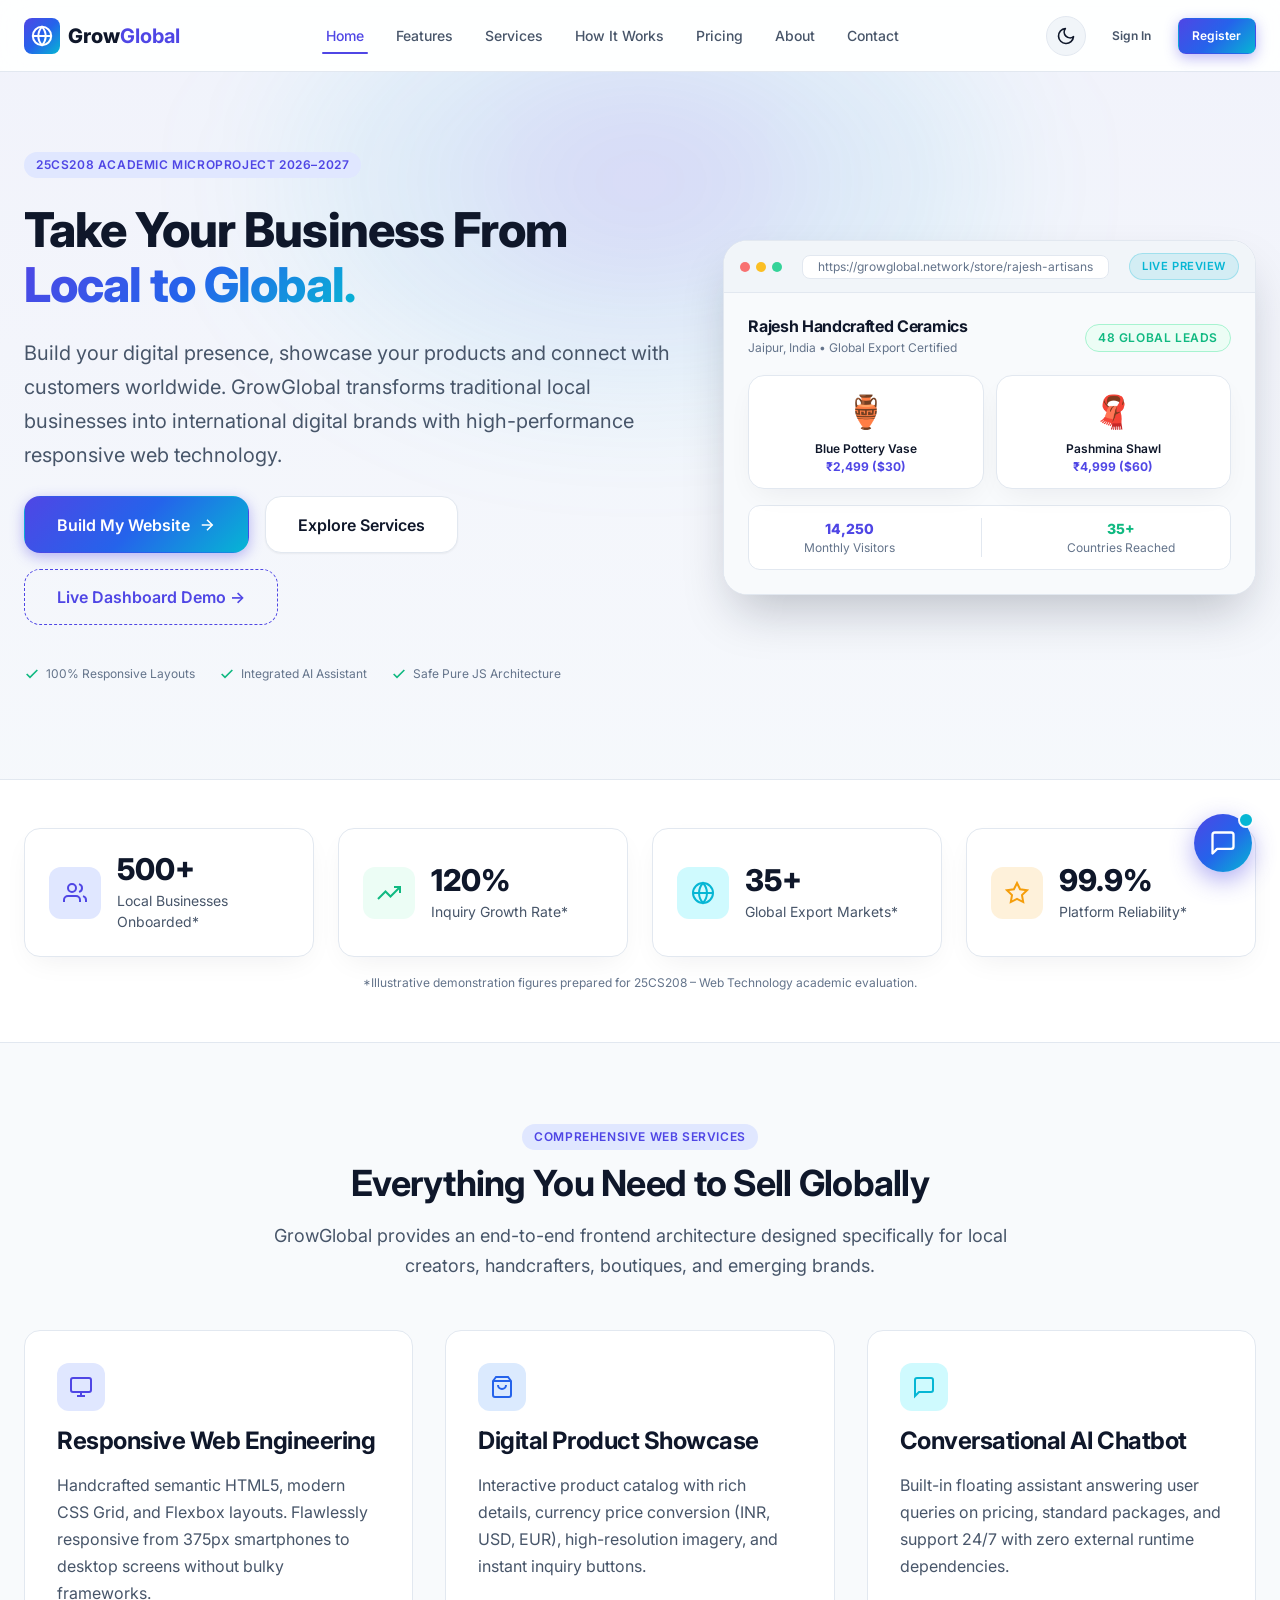
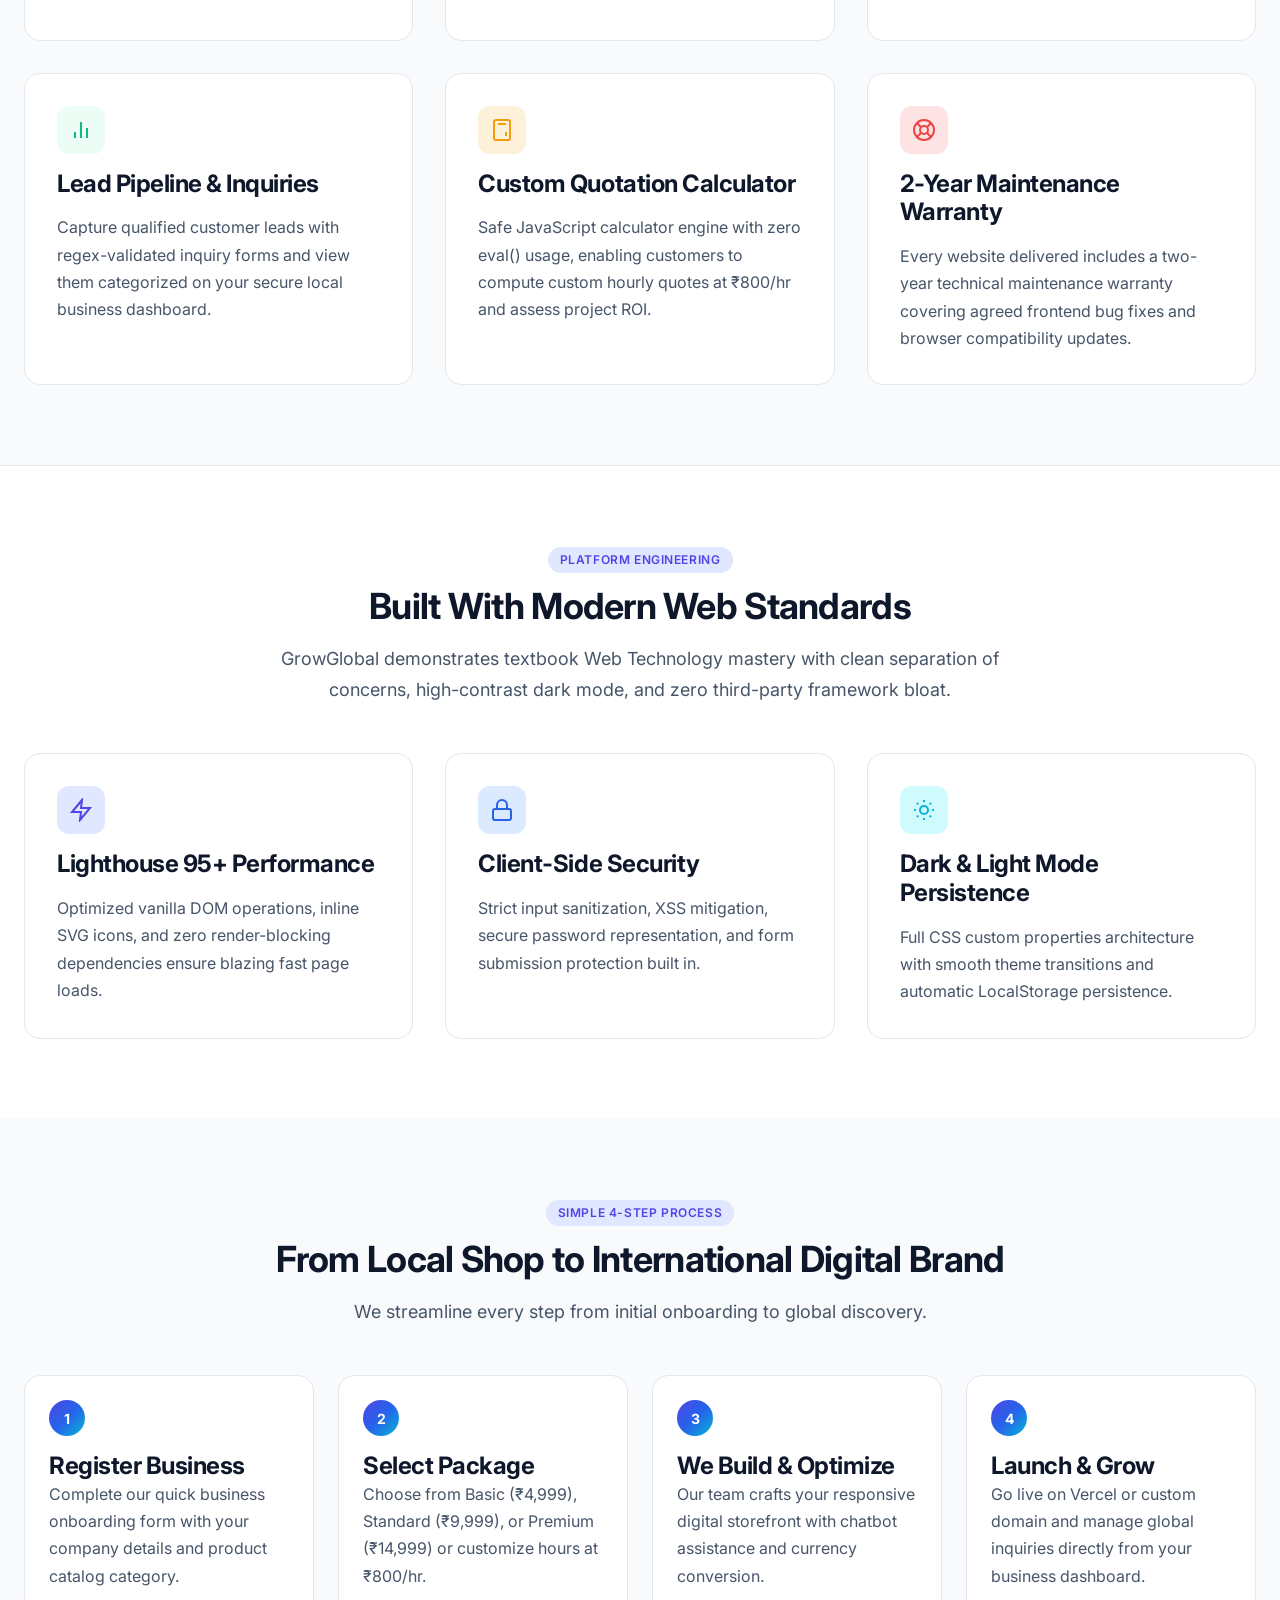
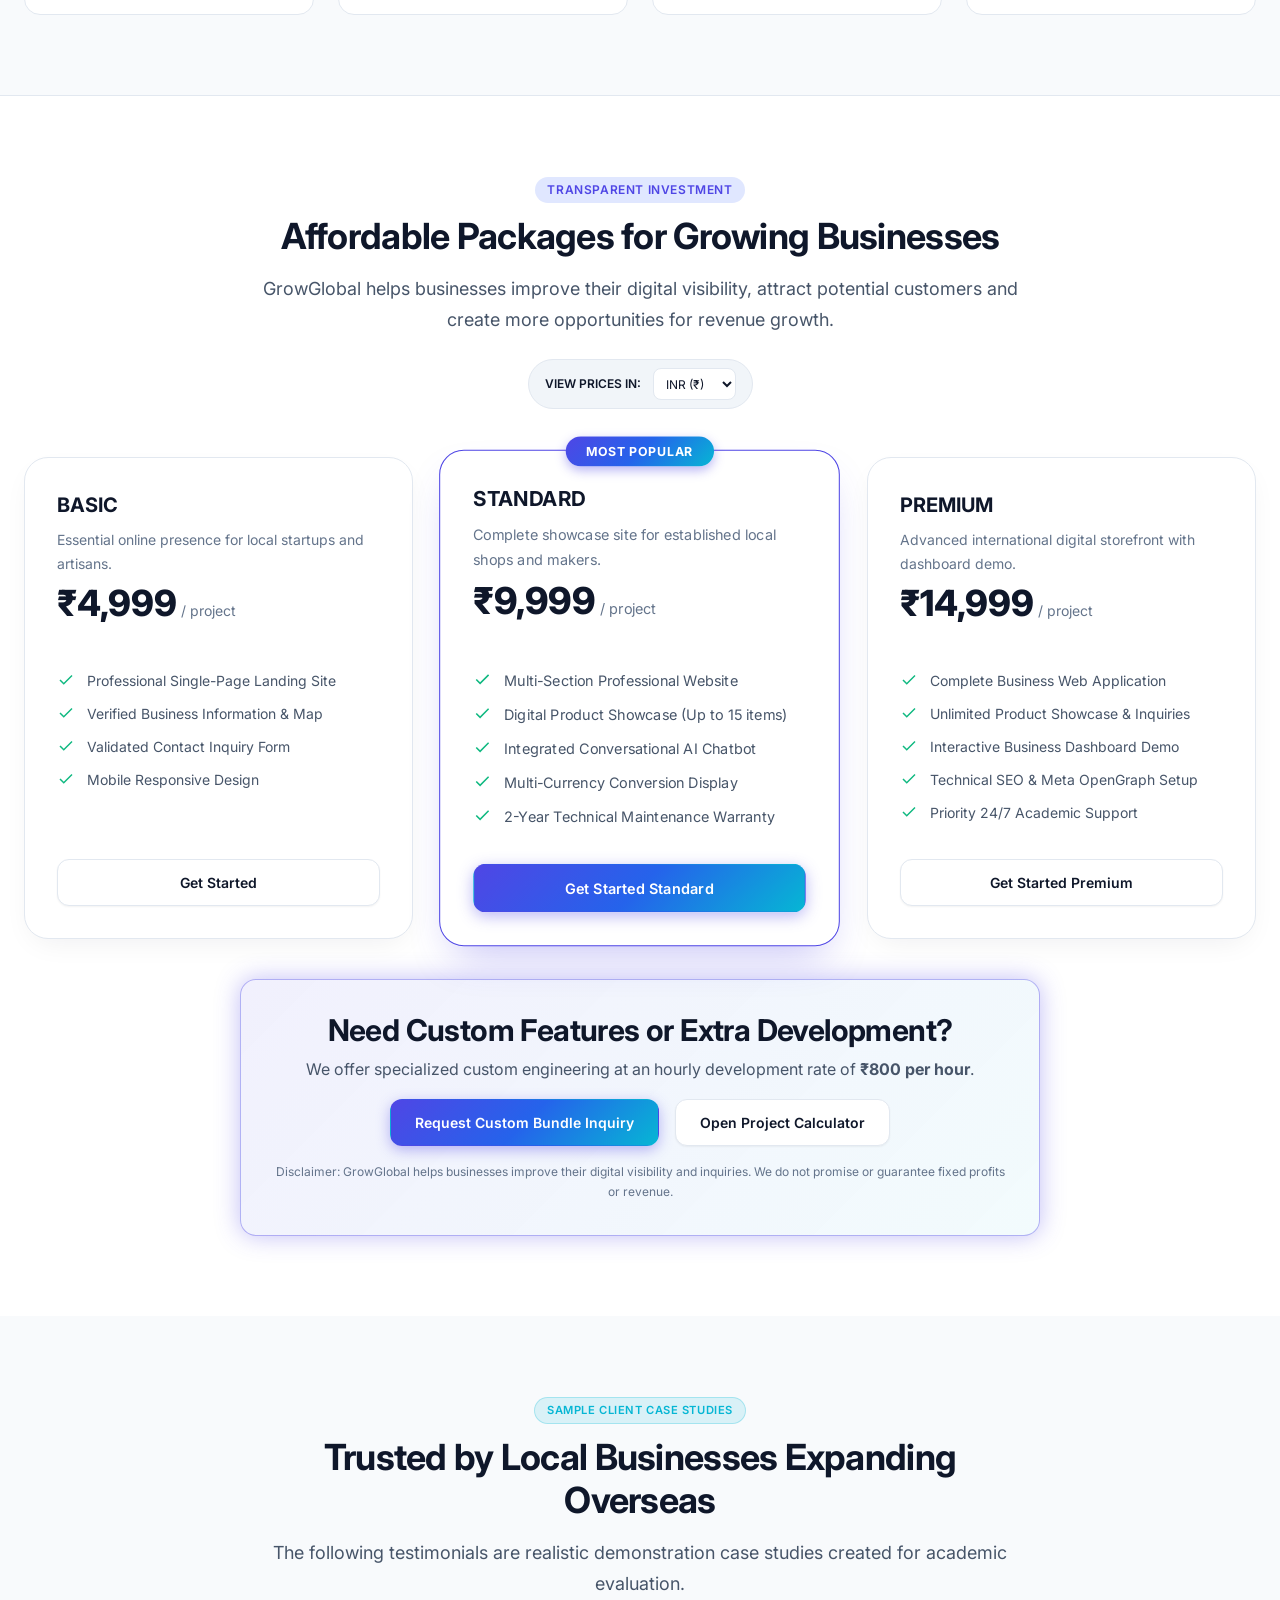
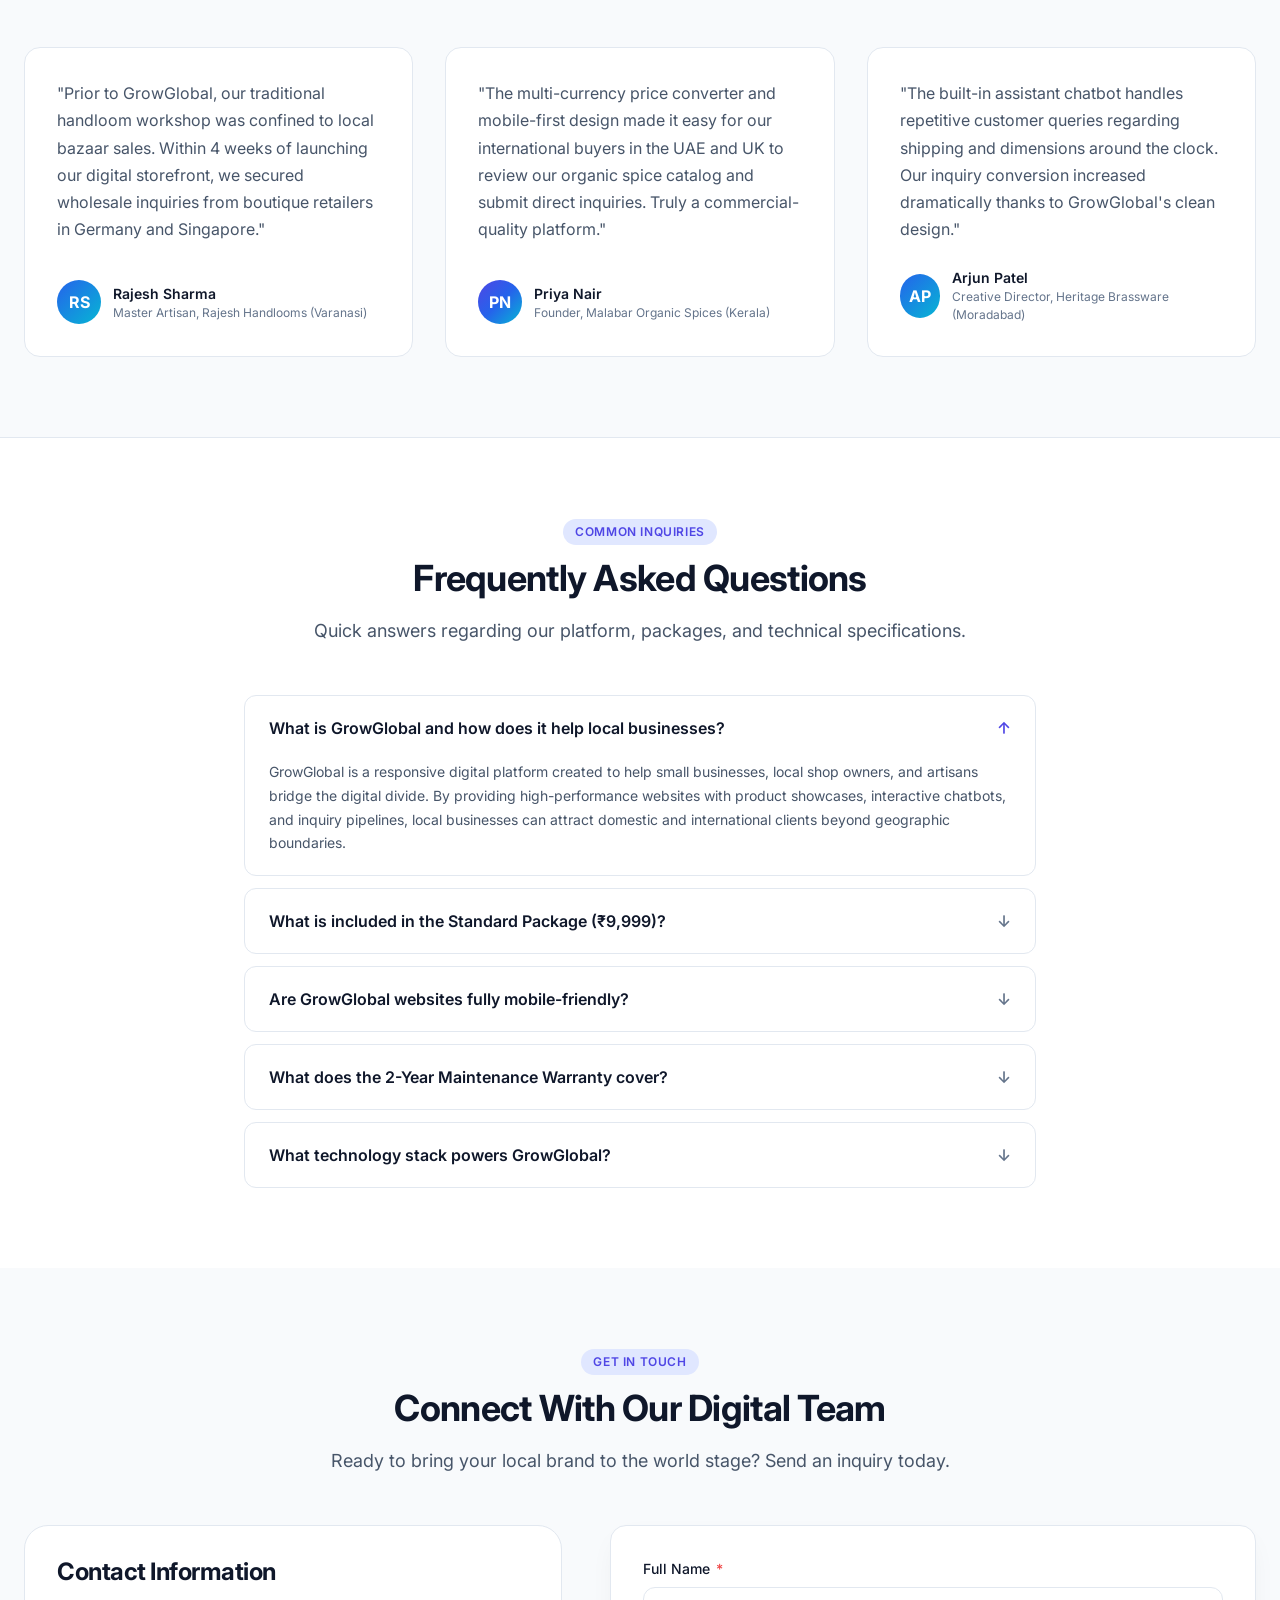
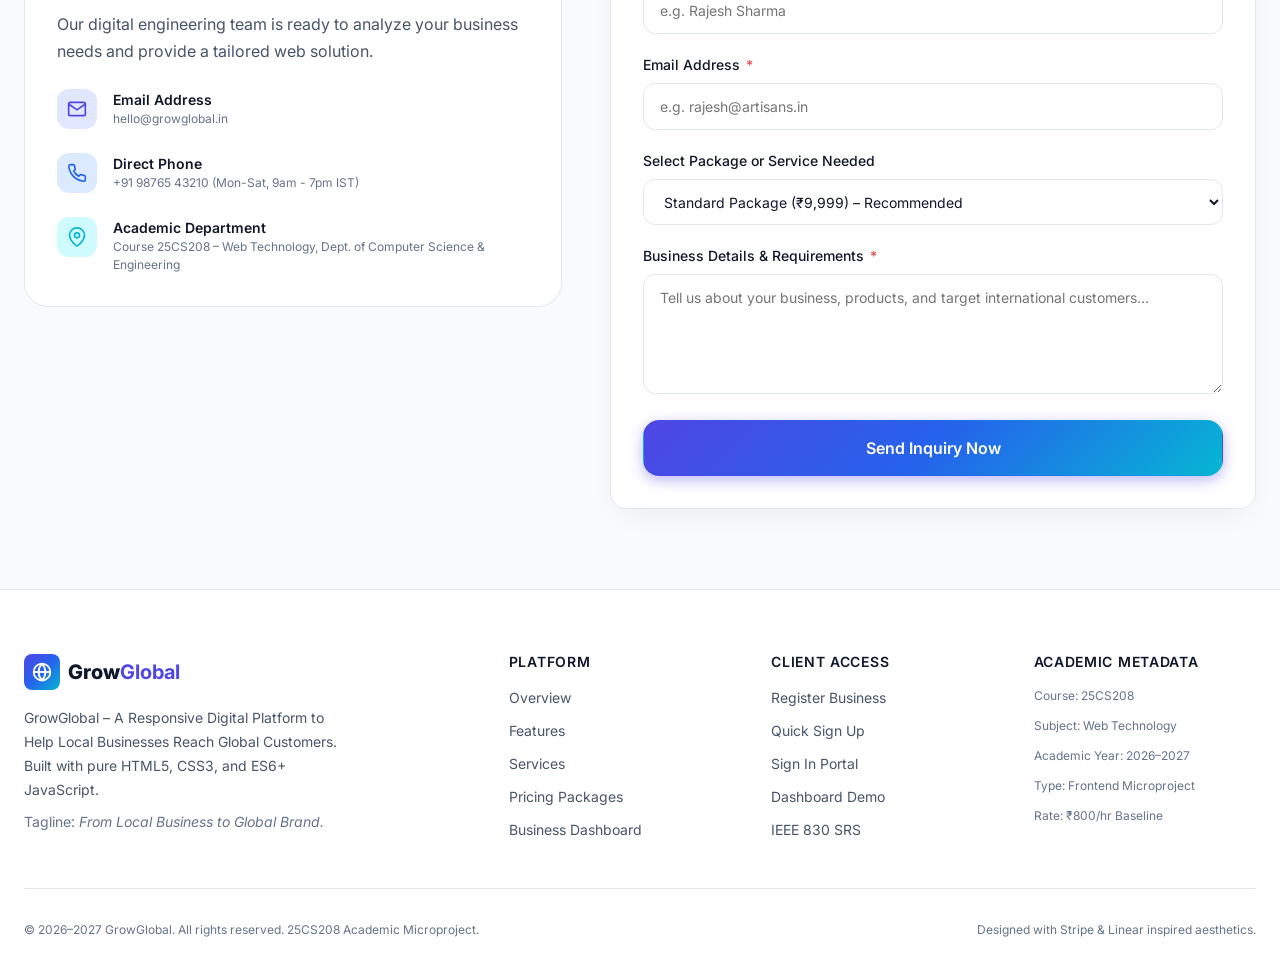
<file: index.html>
<!DOCTYPE html>
<html lang="en">
<head>
  <meta charset="UTF-8" />
  <meta name="viewport" content="width=device-width, initial-scale=1.0" />
  <meta name="description" content="GrowGlobal – A Responsive Digital Platform to Help Local Businesses Reach Global Customers. Built for Web Technology Academic Microproject 25CS208." />
  <meta name="keywords" content="GrowGlobal, local to global, web technology, academic microproject, responsive web design, local business digital platform" />
  <meta name="author" content="GrowGlobal Development Team" />
  <title>GrowGlobal – From Local Business to Global Brand</title>

  <!-- Favicon -->
  <link rel="icon" type="image/svg+xml" href="assets/icons/favicon.svg" />

  <!-- Google Fonts: Inter -->
  <link rel="preconnect" href="https://fonts.googleapis.com" />
  <link rel="preconnect" href="https://fonts.gstatic.com" crossorigin />
  <link href="https://fonts.googleapis.com/css2?family=Inter:wght@400;500;600;700;800&family=JetBrains+Mono:wght@500;600&display=swap" rel="stylesheet" />

  <!-- Modular Stylesheets -->
  <link rel="stylesheet" href="css/variables.css" />
  <link rel="stylesheet" href="css/styles.css" />
  <link rel="stylesheet" href="css/layout.css" />

  <!-- Theme Script (Early execution prevents FOUC) -->
  <script src="js/theme.js"></script>
</head>
<body>

  <!-- ======================================================================
       1. NAVIGATION BAR
       ====================================================================== -->
  <header class="site-header" id="siteHeader">
    <div class="container site-nav">
      <!-- Logo & Brand -->
      <a href="index.html" class="nav-brand" aria-label="GrowGlobal Homepage">
        <div class="brand-icon">
          <svg width="22" height="22" viewBox="0 0 24 24" fill="none" stroke="currentColor" stroke-width="2.2" stroke-linecap="round" stroke-linejoin="round">
            <circle cx="12" cy="12" r="10"></circle>
            <path d="M12 2a14.5 14.5 0 0 0 0 20 14.5 14.5 0 0 0 0-20"></path>
            <path d="M2 12h20"></path>
          </svg>
        </div>
        <span>Grow<strong style="color: var(--color-primary);">Global</strong></span>
      </a>

      <!-- Desktop Navigation Links -->
      <nav class="nav-menu" aria-label="Main Navigation">
        <a href="#hero" class="nav-link active">Home</a>
        <a href="#features" class="nav-link">Features</a>
        <a href="#services" class="nav-link">Services</a>
        <a href="#howItWorks" class="nav-link">How It Works</a>
        <a href="#pricing" class="nav-link">Pricing</a>
        <a href="#testimonials" class="nav-link">About</a>
        <a href="#contact" class="nav-link">Contact</a>
      </nav>

      <!-- Action Items & Theme Switch -->
      <div class="nav-actions">
        <!-- Theme Toggle -->
        <button class="theme-toggle-btn" id="themeToggleBtn" aria-label="Toggle theme mode" title="Toggle theme mode">
          <svg width="20" height="20" viewBox="0 0 24 24" fill="none" stroke="currentColor" stroke-width="2"><circle cx="12" cy="12" r="5"></circle></svg>
        </button>

        <!-- Auth Links -->
        <a href="signin.html" class="btn btn-ghost btn-sm">Sign In</a>
        <a href="register.html" class="btn btn-primary btn-sm">Register</a>

        <!-- Mobile Hamburger Button -->
        <button class="hamburger-btn" id="hamburgerBtn" aria-label="Toggle navigation menu" aria-expanded="false">
          <span></span>
          <span></span>
          <span></span>
        </button>
      </div>
    </div>

    <!-- Mobile Drawer Menu -->
    <div class="mobile-nav-drawer" id="mobileNavDrawer" aria-label="Mobile Navigation Menu">
      <div class="mobile-nav-links">
        <a href="#hero" class="mobile-nav-link">Home</a>
        <a href="#features" class="mobile-nav-link">Features</a>
        <a href="#services" class="mobile-nav-link">Services</a>
        <a href="#howItWorks" class="mobile-nav-link">How It Works</a>
        <a href="#pricing" class="mobile-nav-link">Pricing</a>
        <a href="#testimonials" class="mobile-nav-link">About</a>
        <a href="#contact" class="mobile-nav-link">Contact</a>
        <a href="home.html" class="mobile-nav-link" style="color: var(--color-primary);">Business Dashboard &rarr;</a>
      </div>
      <div class="mobile-nav-actions">
        <a href="register.html" class="btn btn-primary btn-block">Get Started (Register)</a>
        <a href="signin.html" class="btn btn-secondary btn-block">Sign In to Dashboard</a>
      </div>
    </div>
  </header>

  <main>
    <!-- ====================================================================
         2. HERO SECTION
         ==================================================================== -->
    <section class="hero-section" id="hero">
      <div class="hero-glow-bg"></div>
      <div class="container hero-grid">
        <!-- Left: Copy & Actions -->
        <div class="hero-content">
          <div class="badge badge-primary">
            <span>25CS208 Academic Microproject 2026–2027</span>
          </div>
          <h1>
            Take Your Business From <span class="gradient-text">Local to Global.</span>
          </h1>
          <p>
            Build your digital presence, showcase your products and connect with customers worldwide. GrowGlobal transforms traditional local businesses into international digital brands with high-performance responsive web technology.
          </p>
          <div class="hero-buttons">
            <a href="#contact" class="btn btn-primary btn-lg">
              <span>Build My Website</span>
              <svg width="18" height="18" viewBox="0 0 24 24" fill="none" stroke="currentColor" stroke-width="2"><line x1="5" y1="12" x2="19" y2="12"></line><polyline points="12 5 19 12 12 19"></polyline></svg>
            </a>
            <a href="#services" class="btn btn-secondary btn-lg">Explore Services</a>
            <a href="home.html" class="btn btn-outline btn-lg" style="border-style: dashed;">Live Dashboard Demo &rarr;</a>
          </div>

          <div class="hero-trust-badges">
            <div style="display: flex; align-items: center; gap: 6px;">
              <svg width="16" height="16" viewBox="0 0 24 24" fill="none" stroke="var(--color-success)" stroke-width="2.5"><polyline points="20 6 9 17 4 12"></polyline></svg>
              <span>100% Responsive Layouts</span>
            </div>
            <div style="display: flex; align-items: center; gap: 6px;">
              <svg width="16" height="16" viewBox="0 0 24 24" fill="none" stroke="var(--color-success)" stroke-width="2.5"><polyline points="20 6 9 17 4 12"></polyline></svg>
              <span>Integrated AI Assistant</span>
            </div>
            <div style="display: flex; align-items: center; gap: 6px;">
              <svg width="16" height="16" viewBox="0 0 24 24" fill="none" stroke="var(--color-success)" stroke-width="2.5"><polyline points="20 6 9 17 4 12"></polyline></svg>
              <span>Safe Pure JS Architecture</span>
            </div>
          </div>
        </div>

        <!-- Right: Interactive Figma/SaaS Preview Window -->
        <div class="hero-preview">
          <div class="hero-preview-window animate-float">
            <div class="window-header">
              <div class="window-dots">
                <span class="window-dot"></span>
                <span class="window-dot"></span>
                <span class="window-dot"></span>
              </div>
              <div class="window-url-bar">https://growglobal.network/store/rajesh-artisans</div>
              <span class="badge badge-demo">LIVE PREVIEW</span>
            </div>
            <div class="window-body">
              <div style="display: flex; justify-content: space-between; align-items: center; margin-bottom: var(--space-4);">
                <div>
                  <h4 style="font-size: var(--text-base); margin-bottom: 2px;">Rajesh Handcrafted Ceramics</h4>
                  <p class="text-xs text-muted">Jaipur, India &bull; Global Export Certified</p>
                </div>
                <span class="badge badge-success">48 Global Leads</span>
              </div>

              <!-- Mini Showcase Cards Grid -->
              <div style="display: grid; grid-template-columns: 1fr 1fr; gap: var(--space-3); margin-bottom: var(--space-4);">
                <div class="card" style="padding: var(--space-3); background-color: var(--bg-surface);">
                  <div style="font-size: 2rem; text-align: center; margin-bottom: 4px;">🏺</div>
                  <div class="font-semibold text-xs text-center">Blue Pottery Vase</div>
                  <div class="text-center text-xs" style="color: var(--color-primary); font-weight: 700;">₹2,499 ($30)</div>
                </div>
                <div class="card" style="padding: var(--space-3); background-color: var(--bg-surface);">
                  <div style="font-size: 2rem; text-align: center; margin-bottom: 4px;">🧣</div>
                  <div class="font-semibold text-xs text-center">Pashmina Shawl</div>
                  <div class="text-center text-xs" style="color: var(--color-primary); font-weight: 700;">₹4,999 ($60)</div>
                </div>
              </div>

              <!-- Live KPI Snapshot -->
              <div style="background-color: var(--bg-surface); border: 1px solid var(--border-light); border-radius: var(--radius-md); padding: var(--space-3); display: flex; justify-content: space-around; text-align: center;">
                <div>
                  <div style="font-size: var(--text-sm); font-weight: 800; color: var(--color-primary);">14,250</div>
                  <div class="text-xs text-muted">Monthly Visitors</div>
                </div>
                <div style="border-right: 1px solid var(--border-light);"></div>
                <div>
                  <div style="font-size: var(--text-sm); font-weight: 800; color: var(--color-success);">35+</div>
                  <div class="text-xs text-muted">Countries Reached</div>
                </div>
              </div>
            </div>
          </div>
        </div>
      </div>
    </section>

    <!-- ====================================================================
         3. DEMO STATISTICS BAR
         ==================================================================== -->
    <section class="section-sm" style="border-top: 1px solid var(--border-light); border-bottom: 1px solid var(--border-light); background-color: var(--bg-surface);">
      <div class="container">
        <div class="stats-grid">
          <div class="stat-card">
            <div class="stat-icon">
              <svg width="24" height="24" viewBox="0 0 24 24" fill="none" stroke="currentColor" stroke-width="2"><path d="M17 21v-2a4 4 0 0 0-4-4H5a4 4 0 0 0-4 4v2"></path><circle cx="9" cy="7" r="4"></circle><path d="M23 21v-2a4 4 0 0 0-3-3.87"></path><path d="M16 3.13a4 4 0 0 1 0 7.75"></path></svg>
            </div>
            <div>
              <div class="stat-value">500+</div>
              <div class="stat-label">Local Businesses Onboarded*</div>
            </div>
          </div>

          <div class="stat-card">
            <div class="stat-icon" style="background-color: var(--color-success-bg); color: var(--color-success);">
              <svg width="24" height="24" viewBox="0 0 24 24" fill="none" stroke="currentColor" stroke-width="2"><polyline points="23 6 13.5 15.5 8.5 10.5 1 18"></polyline><polyline points="17 6 23 6 23 12"></polyline></svg>
            </div>
            <div>
              <div class="stat-value">120%</div>
              <div class="stat-label">Inquiry Growth Rate*</div>
            </div>
          </div>

          <div class="stat-card">
            <div class="stat-icon" style="background-color: var(--color-accent-light); color: var(--color-accent);">
              <svg width="24" height="24" viewBox="0 0 24 24" fill="none" stroke="currentColor" stroke-width="2"><circle cx="12" cy="12" r="10"></circle><line x1="2" y1="12" x2="22" y2="12"></line><path d="M12 2a15.3 15.3 0 0 1 4 10 15.3 15.3 0 0 1-4 10 15.3 15.3 0 0 1-4-10 15.3 15.3 0 0 1 4-10z"></path></svg>
            </div>
            <div>
              <div class="stat-value">35+</div>
              <div class="stat-label">Global Export Markets*</div>
            </div>
          </div>

          <div class="stat-card">
            <div class="stat-icon" style="background-color: rgba(245, 158, 11, 0.15); color: var(--color-warning);">
              <svg width="24" height="24" viewBox="0 0 24 24" fill="none" stroke="currentColor" stroke-width="2"><polygon points="12 2 15.09 8.26 22 9.27 17 14.14 18.18 21.02 12 17.77 5.82 21.02 7 14.14 2 9.27 8.91 8.26 12 2"></polygon></svg>
            </div>
            <div>
              <div class="stat-value">99.9%</div>
              <div class="stat-label">Platform Reliability*</div>
            </div>
          </div>
        </div>
        <p class="text-xs text-muted text-center" style="margin-top: var(--space-4);">
          *Illustrative demonstration figures prepared for 25CS208 – Web Technology academic evaluation.
        </p>
      </div>
    </section>

    <!-- ====================================================================
         4. SERVICES SECTION
         ==================================================================== -->
    <section class="section" id="services">
      <div class="container">
        <div class="section-header">
          <span class="badge badge-primary">Comprehensive Web Services</span>
          <h2>Everything You Need to Sell Globally</h2>
          <p>
            GrowGlobal provides an end-to-end frontend architecture designed specifically for local creators, handcrafters, boutiques, and emerging brands.
          </p>
        </div>

        <div class="services-grid">
          <!-- Service 1 -->
          <div class="service-card">
            <div class="service-icon">
              <svg width="24" height="24" viewBox="0 0 24 24" fill="none" stroke="currentColor" stroke-width="2"><rect x="2" y="3" width="20" height="14" rx="2" ry="2"></rect><line x1="8" y1="21" x2="16" y2="21"></line><line x1="12" y1="17" x2="12" y2="21"></line></svg>
            </div>
            <h4>Responsive Web Engineering</h4>
            <p>
              Handcrafted semantic HTML5, modern CSS Grid, and Flexbox layouts. Flawlessly responsive from 375px smartphones to desktop screens without bulky frameworks.
            </p>
          </div>

          <!-- Service 2 -->
          <div class="service-card">
            <div class="service-icon" style="background-color: var(--color-secondary-light); color: var(--color-secondary);">
              <svg width="24" height="24" viewBox="0 0 24 24" fill="none" stroke="currentColor" stroke-width="2"><path d="M6 2L3 6v14a2 2 0 0 0 2 2h14a2 2 0 0 0 2-2V6l-3-4z"></path><line x1="3" y1="6" x2="21" y2="6"></line><path d="M16 10a4 4 0 0 1-8 0"></path></svg>
            </div>
            <h4>Digital Product Showcase</h4>
            <p>
              Interactive product catalog with rich details, currency price conversion (INR, USD, EUR), high-resolution imagery, and instant inquiry buttons.
            </p>
          </div>

          <!-- Service 3 -->
          <div class="service-card">
            <div class="service-icon" style="background-color: var(--color-accent-light); color: var(--color-accent);">
              <svg width="24" height="24" viewBox="0 0 24 24" fill="none" stroke="currentColor" stroke-width="2"><path d="M21 15a2 2 0 0 1-2 2H7l-4 4V5a2 2 0 0 1 2-2h14a2 2 0 0 1 2 2z"></path></svg>
            </div>
            <h4>Conversational AI Chatbot</h4>
            <p>
              Built-in floating assistant answering user queries on pricing, standard packages, and support 24/7 with zero external runtime dependencies.
            </p>
          </div>

          <!-- Service 4 -->
          <div class="service-card">
            <div class="service-icon" style="background-color: var(--color-success-bg); color: var(--color-success);">
              <svg width="24" height="24" viewBox="0 0 24 24" fill="none" stroke="currentColor" stroke-width="2"><line x1="18" y1="20" x2="18" y2="10"></line><line x1="12" y1="20" x2="12" y2="4"></line><line x1="6" y1="20" x2="6" y2="14"></line></svg>
            </div>
            <h4>Lead Pipeline & Inquiries</h4>
            <p>
              Capture qualified customer leads with regex-validated inquiry forms and view them categorized on your secure local business dashboard.
            </p>
          </div>

          <!-- Service 5 -->
          <div class="service-card">
            <div class="service-icon" style="background-color: rgba(245, 158, 11, 0.15); color: var(--color-warning);">
              <svg width="24" height="24" viewBox="0 0 24 24" fill="none" stroke="currentColor" stroke-width="2"><rect x="4" y="2" width="16" height="20" rx="2"></rect><line x1="8" y1="6" x2="16" y2="6"></line><line x1="16" y1="14" x2="16" y2="18"></line><path d="M16 10h.01"></path><path d="M12 10h.01"></path><path d="M8 10h.01"></path><path d="M12 14h.01"></path><path d="M8 14h.01"></path><path d="M12 18h.01"></path><path d="M8 18h.01"></path></svg>
            </div>
            <h4>Custom Quotation Calculator</h4>
            <p>
              Safe JavaScript calculator engine with zero eval() usage, enabling customers to compute custom hourly quotes at ₹800/hr and assess project ROI.
            </p>
          </div>

          <!-- Service 6 -->
          <div class="service-card">
            <div class="service-icon" style="background-color: rgba(239, 68, 68, 0.15); color: var(--color-danger);">
              <svg width="24" height="24" viewBox="0 0 24 24" fill="none" stroke="currentColor" stroke-width="2"><circle cx="12" cy="12" r="10"></circle><path d="m4.93 4.93 4.24 4.24"></path><path d="m14.83 9.17 4.24-4.24"></path><path d="m14.83 14.83 4.24 4.24"></path><path d="m9.17 14.83-4.24 4.24"></path><circle cx="12" cy="12" r="4"></circle></svg>
            </div>
            <h4>2-Year Maintenance Warranty</h4>
            <p>
              Every website delivered includes a two-year technical maintenance warranty covering agreed frontend bug fixes and browser compatibility updates.
            </p>
          </div>
        </div>
      </div>
    </section>

    <!-- ====================================================================
         5. FEATURES SECTION
         ==================================================================== -->
    <section class="section" id="features" style="background-color: var(--bg-surface); border-top: 1px solid var(--border-light);">
      <div class="container">
        <div class="section-header">
          <span class="badge badge-primary">Platform Engineering</span>
          <h2>Built With Modern Web Standards</h2>
          <p>
            GrowGlobal demonstrates textbook Web Technology mastery with clean separation of concerns, high-contrast dark mode, and zero third-party framework bloat.
          </p>
        </div>

        <div class="features-grid">
          <div class="feature-card">
            <div class="feature-icon">
              <svg width="24" height="24" viewBox="0 0 24 24" fill="none" stroke="currentColor" stroke-width="2"><polygon points="13 2 3 14 12 14 11 22 21 10 12 10 13 2"></polygon></svg>
            </div>
            <h4>Lighthouse 95+ Performance</h4>
            <p>Optimized vanilla DOM operations, inline SVG icons, and zero render-blocking dependencies ensure blazing fast page loads.</p>
          </div>

          <div class="feature-card">
            <div class="feature-icon" style="background-color: var(--color-secondary-light); color: var(--color-secondary);">
              <svg width="24" height="24" viewBox="0 0 24 24" fill="none" stroke="currentColor" stroke-width="2"><rect x="3" y="11" width="18" height="11" rx="2" ry="2"></rect><path d="M7 11V7a5 5 0 0 1 10 0v4"></path></svg>
            </div>
            <h4>Client-Side Security</h4>
            <p>Strict input sanitization, XSS mitigation, secure password representation, and form submission protection built in.</p>
          </div>

          <div class="feature-card">
            <div class="feature-icon" style="background-color: var(--color-accent-light); color: var(--color-accent);">
              <svg width="24" height="24" viewBox="0 0 24 24" fill="none" stroke="currentColor" stroke-width="2"><circle cx="12" cy="12" r="4"></circle><path d="M12 2v2"></path><path d="M12 20v2"></path><path d="m4.93 4.93 1.41 1.41"></path><path d="m17.66 17.66 1.41 1.41"></path><path d="M2 12h2"></path><path d="M20 12h2"></path><path d="m6.34 17.66-1.41 1.41"></path><path d="m19.07 4.93-1.41 1.41"></path></svg>
            </div>
            <h4>Dark & Light Mode Persistence</h4>
            <p>Full CSS custom properties architecture with smooth theme transitions and automatic LocalStorage persistence.</p>
          </div>
        </div>
      </div>
    </section>

    <!-- ====================================================================
         6. HOW IT WORKS
         ==================================================================== -->
    <section class="section" id="howItWorks">
      <div class="container">
        <div class="section-header">
          <span class="badge badge-primary">Simple 4-Step Process</span>
          <h2>From Local Shop to International Digital Brand</h2>
          <p>We streamline every step from initial onboarding to global discovery.</p>
        </div>

        <div class="steps-grid">
          <div class="step-card">
            <div class="step-number">1</div>
            <h4>Register Business</h4>
            <p>Complete our quick business onboarding form with your company details and product catalog category.</p>
          </div>

          <div class="step-card">
            <div class="step-number">2</div>
            <h4>Select Package</h4>
            <p>Choose from Basic (₹4,999), Standard (₹9,999), or Premium (₹14,999) or customize hours at ₹800/hr.</p>
          </div>

          <div class="step-card">
            <div class="step-number">3</div>
            <h4>We Build & Optimize</h4>
            <p>Our team crafts your responsive digital storefront with chatbot assistance and currency conversion.</p>
          </div>

          <div class="step-card">
            <div class="step-number">4</div>
            <h4>Launch & Grow</h4>
            <p>Go live on Vercel or custom domain and manage global inquiries directly from your business dashboard.</p>
          </div>
        </div>
      </div>
    </section>

    <!-- ====================================================================
         7. PRICING PACKAGES & VALUE PROPOSITION
         ==================================================================== -->
    <section class="section" id="pricing" style="background-color: var(--bg-surface); border-top: 1px solid var(--border-light);">
      <div class="container">
        <div class="section-header">
          <span class="badge badge-primary">Transparent Investment</span>
          <h2>Affordable Packages for Growing Businesses</h2>
          <p>
            GrowGlobal helps businesses improve their digital visibility, attract potential customers and create more opportunities for revenue growth.
          </p>

          <!-- Currency Converter Selector -->
          <div style="margin-top: var(--space-6); display: inline-flex; align-items: center; gap: var(--space-3); background-color: var(--bg-subtle); padding: var(--space-2) var(--space-4); border-radius: var(--radius-full); border: 1px solid var(--border-light);">
            <label for="pricingCurrencySelect" style="font-size: var(--text-xs); font-weight: 600; text-transform: uppercase;">View Prices in:</label>
            <select id="pricingCurrencySelect" class="form-select" style="width: auto; padding: 4px 8px; min-height: 32px; font-size: var(--text-xs); border-radius: var(--radius-sm);">
              <option value="INR" selected>INR (₹)</option>
              <option value="USD">USD ($)</option>
              <option value="EUR">EUR (€)</option>
              <option value="GBP">GBP (£)</option>
              <option value="AED">AED</option>
            </select>
          </div>
        </div>

        <div class="pricing-grid">
          <!-- BASIC PACKAGE -->
          <div class="pricing-card">
            <div class="pricing-tier-name">BASIC</div>
            <p class="text-sm text-muted">Essential online presence for local startups and artisans.</p>
            <div class="pricing-price" id="priceBasic">
              ₹4,999 <span>/ project</span>
            </div>
            <ul class="pricing-features">
              <li>
                <svg width="18" height="18" viewBox="0 0 24 24" fill="none" stroke="currentColor" stroke-width="2"><polyline points="20 6 9 17 4 12"></polyline></svg>
                Professional Single-Page Landing Site
              </li>
              <li>
                <svg width="18" height="18" viewBox="0 0 24 24" fill="none" stroke="currentColor" stroke-width="2"><polyline points="20 6 9 17 4 12"></polyline></svg>
                Verified Business Information & Map
              </li>
              <li>
                <svg width="18" height="18" viewBox="0 0 24 24" fill="none" stroke="currentColor" stroke-width="2"><polyline points="20 6 9 17 4 12"></polyline></svg>
                Validated Contact Inquiry Form
              </li>
              <li>
                <svg width="18" height="18" viewBox="0 0 24 24" fill="none" stroke="currentColor" stroke-width="2"><polyline points="20 6 9 17 4 12"></polyline></svg>
                Mobile Responsive Design
              </li>
            </ul>
            <a href="#contact" class="btn btn-secondary btn-block">Get Started</a>
          </div>

          <!-- STANDARD PACKAGE (HIGHLIGHTED) -->
          <div class="pricing-card popular">
            <div class="popular-badge">MOST POPULAR</div>
            <div class="pricing-tier-name">STANDARD</div>
            <p class="text-sm text-muted">Complete showcase site for established local shops and makers.</p>
            <div class="pricing-price" id="priceStandard">
              ₹9,999 <span>/ project</span>
            </div>
            <ul class="pricing-features">
              <li>
                <svg width="18" height="18" viewBox="0 0 24 24" fill="none" stroke="currentColor" stroke-width="2"><polyline points="20 6 9 17 4 12"></polyline></svg>
                Multi-Section Professional Website
              </li>
              <li>
                <svg width="18" height="18" viewBox="0 0 24 24" fill="none" stroke="currentColor" stroke-width="2"><polyline points="20 6 9 17 4 12"></polyline></svg>
                Digital Product Showcase (Up to 15 items)
              </li>
              <li>
                <svg width="18" height="18" viewBox="0 0 24 24" fill="none" stroke="currentColor" stroke-width="2"><polyline points="20 6 9 17 4 12"></polyline></svg>
                Integrated Conversational AI Chatbot
              </li>
              <li>
                <svg width="18" height="18" viewBox="0 0 24 24" fill="none" stroke="currentColor" stroke-width="2"><polyline points="20 6 9 17 4 12"></polyline></svg>
                Multi-Currency Conversion Display
              </li>
              <li>
                <svg width="18" height="18" viewBox="0 0 24 24" fill="none" stroke="currentColor" stroke-width="2"><polyline points="20 6 9 17 4 12"></polyline></svg>
                2-Year Technical Maintenance Warranty
              </li>
            </ul>
            <a href="#contact" class="btn btn-primary btn-block">Get Started Standard</a>
          </div>

          <!-- PREMIUM PACKAGE -->
          <div class="pricing-card">
            <div class="pricing-tier-name">PREMIUM</div>
            <p class="text-sm text-muted">Advanced international digital storefront with dashboard demo.</p>
            <div class="pricing-price" id="pricePremium">
              ₹14,999 <span>/ project</span>
            </div>
            <ul class="pricing-features">
              <li>
                <svg width="18" height="18" viewBox="0 0 24 24" fill="none" stroke="currentColor" stroke-width="2"><polyline points="20 6 9 17 4 12"></polyline></svg>
                Complete Business Web Application
              </li>
              <li>
                <svg width="18" height="18" viewBox="0 0 24 24" fill="none" stroke="currentColor" stroke-width="2"><polyline points="20 6 9 17 4 12"></polyline></svg>
                Unlimited Product Showcase & Inquiries
              </li>
              <li>
                <svg width="18" height="18" viewBox="0 0 24 24" fill="none" stroke="currentColor" stroke-width="2"><polyline points="20 6 9 17 4 12"></polyline></svg>
                Interactive Business Dashboard Demo
              </li>
              <li>
                <svg width="18" height="18" viewBox="0 0 24 24" fill="none" stroke="currentColor" stroke-width="2"><polyline points="20 6 9 17 4 12"></polyline></svg>
                Technical SEO & Meta OpenGraph Setup
              </li>
              <li>
                <svg width="18" height="18" viewBox="0 0 24 24" fill="none" stroke="currentColor" stroke-width="2"><polyline points="20 6 9 17 4 12"></polyline></svg>
                Priority 24/7 Academic Support
              </li>
            </ul>
            <a href="#contact" class="btn btn-secondary btn-block">Get Started Premium</a>
          </div>
        </div>

        <!-- Custom Hourly Rate & Bundle Option -->
        <div class="card card-highlight text-center" style="max-width: 800px; margin: var(--space-10) auto 0 auto; padding: var(--space-8);">
          <h3>Need Custom Features or Extra Development?</h3>
          <p style="margin: var(--space-2) 0 var(--space-4) 0;">
            We offer specialized custom engineering at an hourly development rate of <strong>₹800 per hour</strong>.
          </p>
          <div style="display: flex; justify-content: center; gap: var(--space-4); flex-wrap: wrap;">
            <button class="btn btn-primary" data-open-modal="customBundleModal">Request Custom Bundle Inquiry</button>
            <a href="home.html" class="btn btn-secondary">Open Project Calculator</a>
          </div>
          <p class="text-xs text-muted" style="margin-top: var(--space-4);">
            Disclaimer: GrowGlobal helps businesses improve their digital visibility and inquiries. We do not promise or guarantee fixed profits or revenue.
          </p>
        </div>
      </div>
    </section>

    <!-- ====================================================================
         8. SAMPLE CUSTOMER TESTIMONIALS
         ==================================================================== -->
    <section class="section" id="testimonials">
      <div class="container">
        <div class="section-header">
          <span class="badge badge-demo">Sample Client Case Studies</span>
          <h2>Trusted by Local Businesses Expanding Overseas</h2>
          <p class="text-xs text-muted">
            The following testimonials are realistic demonstration case studies created for academic evaluation.
          </p>
        </div>

        <div class="testimonials-grid">
          <div class="testimonial-card">
            <p>
              "Prior to GrowGlobal, our traditional handloom workshop was confined to local bazaar sales. Within 4 weeks of launching our digital storefront, we secured wholesale inquiries from boutique retailers in Germany and Singapore."
            </p>
            <div class="testimonial-author">
              <div class="author-avatar">RS</div>
              <div>
                <div class="font-semibold text-sm">Rajesh Sharma</div>
                <div class="text-xs text-muted">Master Artisan, Rajesh Handlooms (Varanasi)</div>
              </div>
            </div>
          </div>

          <div class="testimonial-card">
            <p>
              "The multi-currency price converter and mobile-first design made it easy for our international buyers in the UAE and UK to review our organic spice catalog and submit direct inquiries. Truly a commercial-quality platform."
            </p>
            <div class="testimonial-author">
              <div class="author-avatar" style="background: var(--gradient-primary);">PN</div>
              <div>
                <div class="font-semibold text-sm">Priya Nair</div>
                <div class="text-xs text-muted">Founder, Malabar Organic Spices (Kerala)</div>
              </div>
            </div>
          </div>

          <div class="testimonial-card">
            <p>
              "The built-in assistant chatbot handles repetitive customer queries regarding shipping and dimensions around the clock. Our inquiry conversion increased dramatically thanks to GrowGlobal's clean design."
            </p>
            <div class="testimonial-author">
              <div class="author-avatar" style="background: var(--gradient-accent);">AP</div>
              <div>
                <div class="font-semibold text-sm">Arjun Patel</div>
                <div class="text-xs text-muted">Creative Director, Heritage Brassware (Moradabad)</div>
              </div>
            </div>
          </div>
        </div>
      </div>
    </section>

    <!-- ====================================================================
         9. FREQUENTLY ASKED QUESTIONS (FAQ ACCORDION)
         ==================================================================== -->
    <section class="section" id="faq" style="background-color: var(--bg-surface); border-top: 1px solid var(--border-light);">
      <div class="container" style="max-width: 840px;">
        <div class="section-header">
          <span class="badge badge-primary">Common Inquiries</span>
          <h2>Frequently Asked Questions</h2>
          <p>Quick answers regarding our platform, packages, and technical specifications.</p>
        </div>

        <div class="accordion">
          <!-- Item 1 -->
          <div class="accordion-item active">
            <button class="accordion-header" type="button">
              <span>What is GrowGlobal and how does it help local businesses?</span>
              <span class="accordion-icon">&darr;</span>
            </button>
            <div class="accordion-body">
              GrowGlobal is a responsive digital platform created to help small businesses, local shop owners, and artisans bridge the digital divide. By providing high-performance websites with product showcases, interactive chatbots, and inquiry pipelines, local businesses can attract domestic and international clients beyond geographic boundaries.
            </div>
          </div>

          <!-- Item 2 -->
          <div class="accordion-item">
            <button class="accordion-header" type="button">
              <span>What is included in the Standard Package (₹9,999)?</span>
              <span class="accordion-icon">&darr;</span>
            </button>
            <div class="accordion-body">
              The Standard package is our most popular option. It includes a multi-section modern website, product showcase for up to 15 items, contact inquiry capture, an integrated conversational AI chatbot, multi-currency conversion, and a two-year technical maintenance warranty.
            </div>
          </div>

          <!-- Item 3 -->
          <div class="accordion-item">
            <button class="accordion-header" type="button">
              <span>Are GrowGlobal websites fully mobile-friendly?</span>
              <span class="accordion-icon">&darr;</span>
            </button>
            <div class="accordion-body">
              Yes, absolutely. All templates and components are developed mobile-first. They adapt seamlessly across smartphones (375px+), tablets (768px), laptops (1024px), and wide monitors (1440px+) without horizontal scrolling or distorted layouts.
            </div>
          </div>

          <!-- Item 4 -->
          <div class="accordion-item">
            <button class="accordion-header" type="button">
              <span>What does the 2-Year Maintenance Warranty cover?</span>
              <span class="accordion-icon">&darr;</span>
            </button>
            <div class="accordion-body">
              The two-year warranty covers agreed functionality defect corrections, browser compatibility updates, and critical layout fixes. It excludes third-party hosting fees, domain renewals, brand-new feature development, or client-caused code modifications.
            </div>
          </div>

          <!-- Item 5 -->
          <div class="accordion-item">
            <button class="accordion-header" type="button">
              <span>What technology stack powers GrowGlobal?</span>
              <span class="accordion-icon">&darr;</span>
            </button>
            <div class="accordion-body">
              GrowGlobal is developed purely using modern HTML5, CSS3 (CSS Grid & Flexbox), and vanilla ES6+ JavaScript. It requires no complex Node build steps and runs smoothly on VS Code Live Server or static hosting platforms like Vercel and GitHub Pages.
            </div>
          </div>
        </div>
      </div>
    </section>

    <!-- ====================================================================
         10. CONTACT FORM SECTION
         ==================================================================== -->
    <section class="section" id="contact">
      <div class="container">
        <div class="section-header">
          <span class="badge badge-primary">Get In Touch</span>
          <h2>Connect With Our Digital Team</h2>
          <p>Ready to bring your local brand to the world stage? Send an inquiry today.</p>
        </div>

        <div class="contact-grid">
          <!-- Left Info Card -->
          <div class="contact-info-card">
            <h4>Contact Information</h4>
            <p>Our digital engineering team is ready to analyze your business needs and provide a tailored web solution.</p>

            <div class="contact-item">
              <div class="contact-icon">
                <svg width="20" height="20" viewBox="0 0 24 24" fill="none" stroke="currentColor" stroke-width="2"><path d="M4 4h16c1.1 0 2 .9 2 2v12c0 1.1-.9 2-2 2H4c-1.1 0-2-.9-2-2V6c0-1.1.9-2 2-2z"></path><polyline points="22,6 12,13 2,6"></polyline></svg>
              </div>
              <div>
                <div class="font-semibold text-sm">Email Address</div>
                <div class="text-xs text-muted">hello@growglobal.in</div>
              </div>
            </div>

            <div class="contact-item">
              <div class="contact-icon" style="background-color: var(--color-secondary-light); color: var(--color-secondary);">
                <svg width="20" height="20" viewBox="0 0 24 24" fill="none" stroke="currentColor" stroke-width="2"><path d="M22 16.92v3a2 2 0 0 1-2.18 2 19.79 19.79 0 0 1-8.63-3.07 19.5 19.5 0 0 1-6-6 19.79 19.79 0 0 1-3.07-8.67A2 2 0 0 1 4.11 2h3a2 2 0 0 1 2 1.72 12.84 12.84 0 0 0 .7 2.81 2 2 0 0 1-.45 2.11L8.09 9.91a16 16 0 0 0 6 6l1.27-1.27a2 2 0 0 1 2.11-.45 12.84 12.84 0 0 0 2.81.7A2 2 0 0 1 22 16.92z"></path></svg>
              </div>
              <div>
                <div class="font-semibold text-sm">Direct Phone</div>
                <div class="text-xs text-muted">+91 98765 43210 (Mon-Sat, 9am - 7pm IST)</div>
              </div>
            </div>

            <div class="contact-item">
              <div class="contact-icon" style="background-color: var(--color-accent-light); color: var(--color-accent);">
                <svg width="20" height="20" viewBox="0 0 24 24" fill="none" stroke="currentColor" stroke-width="2"><path d="M21 10c0 7-9 13-9 13s-9-6-9-13a9 9 0 0 1 18 0z"></path><circle cx="12" cy="10" r="3"></circle></svg>
              </div>
              <div>
                <div class="font-semibold text-sm">Academic Department</div>
                <div class="text-xs text-muted">Course 25CS208 – Web Technology, Dept. of Computer Science & Engineering</div>
              </div>
            </div>
          </div>

          <!-- Right Contact Form -->
          <div class="card" style="padding: var(--space-8);">
            <form id="contactForm" novalidate>
              <div class="form-group">
                <label for="contactName" class="form-label">Full Name <span class="required">*</span></label>
                <input type="text" id="contactName" class="form-control" placeholder="e.g. Rajesh Sharma" required />
              </div>

              <div class="form-group">
                <label for="contactEmail" class="form-label">Email Address <span class="required">*</span></label>
                <input type="email" id="contactEmail" class="form-control" placeholder="e.g. rajesh@artisans.in" required />
              </div>

              <div class="form-group">
                <label for="contactService" class="form-label">Select Package or Service Needed</label>
                <select id="contactService" class="form-select">
                  <option value="Standard Package (₹9,999)">Standard Package (₹9,999) – Recommended</option>
                  <option value="Basic Package (₹4,999)">Basic Package (₹4,999)</option>
                  <option value="Premium Package (₹14,999)">Premium Package (₹14,999)</option>
                  <option value="Custom Bundle (₹800/hr)">Custom Development (₹800/hr)</option>
                  <option value="General Consultation">General Inquiry</option>
                </select>
              </div>

              <div class="form-group">
                <label for="contactMessage" class="form-label">Business Details & Requirements <span class="required">*</span></label>
                <textarea id="contactMessage" class="form-control" placeholder="Tell us about your business, products, and target international customers..." required></textarea>
              </div>

              <button type="submit" id="contactSubmitBtn" class="btn btn-primary btn-block btn-lg">
                Send Inquiry Now
              </button>
            </form>
          </div>
        </div>
      </div>
    </section>
  </main>

  <!-- ======================================================================
       11. CUSTOM BUNDLE INQUIRY MODAL
       ====================================================================== -->
  <div class="modal-backdrop" id="customBundleModal" role="dialog" aria-modal="true" aria-labelledby="bundleModalTitle">
    <div class="modal">
      <div class="modal-header">
        <h3 class="modal-title" id="bundleModalTitle">Custom Bundle Inquiry</h3>
        <button class="modal-close" data-close-modal aria-label="Close Modal">&times;</button>
      </div>
      <form id="bundleQuoteForm">
        <div class="modal-body">
          <p class="text-sm text-secondary" style="margin-bottom: var(--space-4);">
            Our baseline standard rate is <strong>₹800 per developer hour</strong>. Estimate your custom project bundle below:
          </p>
          <div class="form-group">
            <label for="bundleName" class="form-label">Your Name</label>
            <input type="text" id="bundleName" class="form-control" placeholder="Rajesh Artisan" required />
          </div>
          <div class="form-group">
            <label for="bundleEmail" class="form-label">Email Address</label>
            <input type="email" id="bundleEmail" class="form-control" placeholder="name@business.com" required />
          </div>
          <div class="form-group">
            <label for="bundleHours" class="form-label">Estimated Development Hours Needed</label>
            <input type="number" id="bundleHours" class="form-control" value="10" min="1" max="100" />
            <div class="text-xs text-muted" style="margin-top: 4px;">At ₹800/hr = ₹8,000 + Standard base</div>
          </div>
          <div class="form-group">
            <label for="bundleNotes" class="form-label">Specific Feature Requirements</label>
            <textarea id="bundleNotes" class="form-control" rows="3" placeholder="Describe any specialized features needed (e.g., custom payment flow, multilingual catalog, export documentation)..."></textarea>
          </div>
        </div>
        <div class="modal-footer">
          <button type="button" class="btn btn-ghost" data-close-modal>Cancel</button>
          <button type="submit" class="btn btn-primary">Submit Custom Proposal Request</button>
        </div>
      </form>
    </div>
  </div>

  <!-- ======================================================================
       12. FOOTER
       ====================================================================== -->
  <footer class="site-footer">
    <div class="container">
      <div class="footer-grid">
        <div class="footer-brand">
          <a href="index.html" class="nav-brand">
            <div class="brand-icon">
              <svg width="20" height="20" viewBox="0 0 24 24" fill="none" stroke="currentColor" stroke-width="2.2"><circle cx="12" cy="12" r="10"></circle><path d="M12 2a14.5 14.5 0 0 0 0 20 14.5 14.5 0 0 0 0-20"></path><path d="M2 12h20"></path></svg>
            </div>
            <span>Grow<strong style="color: var(--color-primary);">Global</strong></span>
          </a>
          <p>
            GrowGlobal – A Responsive Digital Platform to Help Local Businesses Reach Global Customers. Built with pure HTML5, CSS3, and ES6+ JavaScript.
          </p>
          <p class="text-xs text-muted" style="margin-top: var(--space-2);">
            Tagline: <em>From Local Business to Global Brand.</em>
          </p>
        </div>

        <div class="footer-col">
          <h5>Platform</h5>
          <div class="footer-links">
            <a href="#hero">Overview</a>
            <a href="#features">Features</a>
            <a href="#services">Services</a>
            <a href="#pricing">Pricing Packages</a>
            <a href="home.html">Business Dashboard</a>
          </div>
        </div>

        <div class="footer-col">
          <h5>Client Access</h5>
          <div class="footer-links">
            <a href="register.html">Register Business</a>
            <a href="signup.html">Quick Sign Up</a>
            <a href="signin.html">Sign In Portal</a>
            <a href="home.html">Dashboard Demo</a>
            <a href="docs/SRS.md">IEEE 830 SRS</a>
          </div>
        </div>

        <div class="footer-col">
          <h5>Academic Metadata</h5>
          <div class="footer-links">
            <span class="text-xs text-muted">Course: 25CS208</span>
            <span class="text-xs text-muted">Subject: Web Technology</span>
            <span class="text-xs text-muted">Academic Year: 2026–2027</span>
            <span class="text-xs text-muted">Type: Frontend Microproject</span>
            <span class="text-xs text-muted">Rate: ₹800/hr Baseline</span>
          </div>
        </div>
      </div>

      <div class="footer-bottom">
        <div>
          &copy; 2026–2027 GrowGlobal. All rights reserved. 25CS208 Academic Microproject.
        </div>
        <div>
          <span>Designed with Stripe & Linear inspired aesthetics.</span>
        </div>
      </div>
    </div>
  </footer>

  <!-- Core JavaScript Modules -->
  <script src="js/storage.js"></script>
  <script src="js/api.js"></script>
  <script src="js/calculator.js"></script>
  <script src="js/chatbot.js"></script>
  <script src="js/app.js"></script>
</body>
</html>
</file>
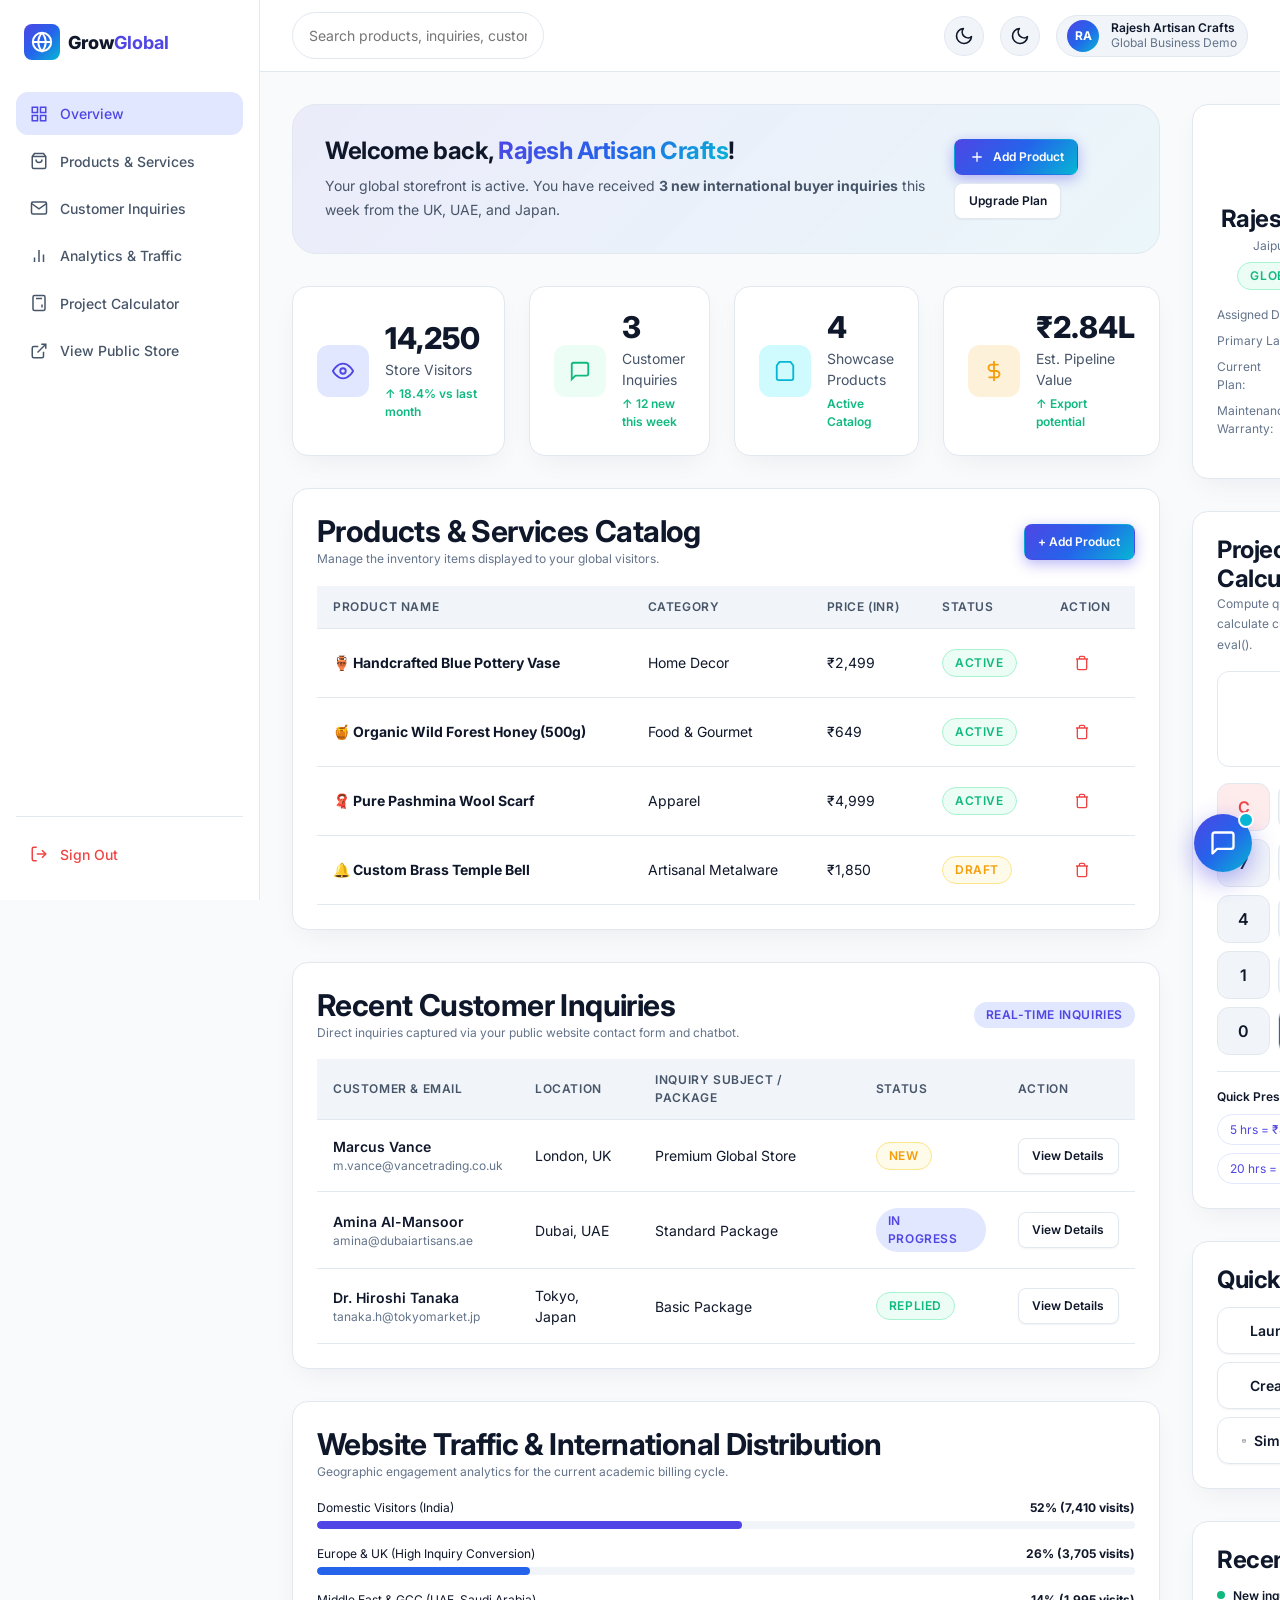
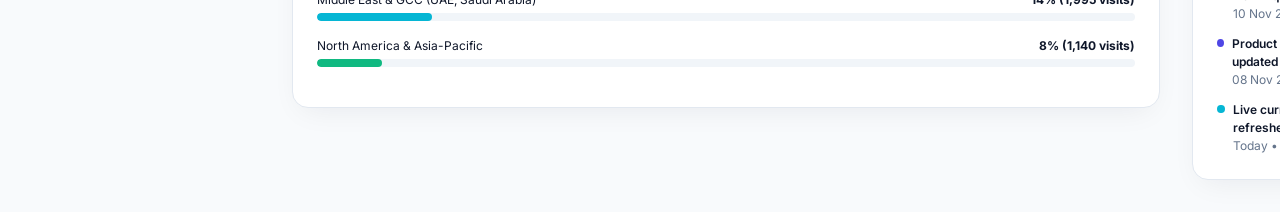
<file: home.html>
<!DOCTYPE html>
<html lang="en">
<head>
  <meta charset="UTF-8" />
  <meta name="viewport" content="width=device-width, initial-scale=1.0" />
  <meta name="description" content="GrowGlobal Business Dashboard – Manage your global inquiries, digital products, and online presence." />
  <title>Business Dashboard – GrowGlobal</title>

  <!-- Favicon -->
  <link rel="icon" type="image/svg+xml" href="assets/icons/favicon.svg" />

  <!-- Google Fonts: Inter -->
  <link rel="preconnect" href="https://fonts.googleapis.com" />
  <link rel="preconnect" href="https://fonts.gstatic.com" crossorigin />
  <link href="https://fonts.googleapis.com/css2?family=Inter:wght@400;500;600;700;800&family=JetBrains+Mono:wght@500;600&display=swap" rel="stylesheet" />

  <!-- Modular Stylesheets -->
  <link rel="stylesheet" href="css/variables.css" />
  <link rel="stylesheet" href="css/styles.css" />
  <link rel="stylesheet" href="css/layout.css" />

  <!-- Theme Script -->
  <script src="js/theme.js"></script>
</head>
<body>

  <!-- Mobile Sidebar Backdrop -->
  <div class="dashboard-sidebar-backdrop"></div>

  <!-- ======================================================================
       DASHBOARD MAIN LAYOUT (CSS GRID)
       ====================================================================== -->
  <div class="dashboard-layout">

    <!-- 1. SIDEBAR NAVIGATION -->
    <aside class="dashboard-sidebar">
      <div class="sidebar-brand">
        <div class="brand-icon">
          <svg width="22" height="22" viewBox="0 0 24 24" fill="none" stroke="currentColor" stroke-width="2.2">
            <circle cx="12" cy="12" r="10"></circle>
            <path d="M12 2a14.5 14.5 0 0 0 0 20 14.5 14.5 0 0 0 0-20"></path>
            <path d="M2 12h20"></path>
          </svg>
        </div>
        <span>Grow<strong style="color: var(--color-primary);">Global</strong></span>
      </div>

      <nav class="sidebar-menu" aria-label="Dashboard Navigation">
        <a href="#overview" class="sidebar-link active">
          <svg width="18" height="18" viewBox="0 0 24 24" fill="none" stroke="currentColor" stroke-width="2"><rect x="3" y="3" width="7" height="7"></rect><rect x="14" y="3" width="7" height="7"></rect><rect x="14" y="14" width="7" height="7"></rect><rect x="3" y="14" width="7" height="7"></rect></svg>
          <span>Overview</span>
        </a>
        <a href="#products" class="sidebar-link">
          <svg width="18" height="18" viewBox="0 0 24 24" fill="none" stroke="currentColor" stroke-width="2"><path d="M6 2L3 6v14a2 2 0 0 0 2 2h14a2 2 0 0 0 2-2V6l-3-4z"></path><line x1="3" y1="6" x2="21" y2="6"></line><path d="M16 10a4 4 0 0 1-8 0"></path></svg>
          <span>Products & Services</span>
        </a>
        <a href="#inquiries" class="sidebar-link">
          <svg width="18" height="18" viewBox="0 0 24 24" fill="none" stroke="currentColor" stroke-width="2"><path d="M4 4h16c1.1 0 2 .9 2 2v12c0 1.1-.9 2-2 2H4c-1.1 0-2-.9-2-2V6c0-1.1.9-2 2-2z"></path><polyline points="22,6 12,13 2,6"></polyline></svg>
          <span>Customer Inquiries</span>
        </a>
        <a href="#analytics" class="sidebar-link">
          <svg width="18" height="18" viewBox="0 0 24 24" fill="none" stroke="currentColor" stroke-width="2"><line x1="18" y1="20" x2="18" y2="10"></line><line x1="12" y1="20" x2="12" y2="4"></line><line x1="6" y1="20" x2="6" y2="14"></line></svg>
          <span>Analytics & Traffic</span>
        </a>
        <a href="#calculator" class="sidebar-link">
          <svg width="18" height="18" viewBox="0 0 24 24" fill="none" stroke="currentColor" stroke-width="2"><rect x="4" y="2" width="16" height="20" rx="2"></rect><line x1="8" y1="6" x2="16" y2="6"></line><line x1="16" y1="14" x2="16" y2="18"></line><path d="M16 10h.01"></path><path d="M12 10h.01"></path><path d="M8 10h.01"></path><path d="M12 14h.01"></path><path d="M8 14h.01"></path><path d="M12 18h.01"></path><path d="M8 18h.01"></path></svg>
          <span>Project Calculator</span>
        </a>
        <a href="index.html" class="sidebar-link" target="_blank" rel="noopener">
          <svg width="18" height="18" viewBox="0 0 24 24" fill="none" stroke="currentColor" stroke-width="2"><path d="M18 13v6a2 2 0 0 1-2 2H5a2 2 0 0 1-2-2V8a2 2 0 0 1 2-2h6"></path><polyline points="15 3 21 3 21 9"></polyline><line x1="10" y1="14" x2="21" y2="3"></line></svg>
          <span>View Public Store</span>
        </a>
      </nav>

      <div class="sidebar-footer">
        <a href="signin.html" id="dashLogoutBtn" class="sidebar-link" style="color: var(--color-danger);">
          <svg width="18" height="18" viewBox="0 0 24 24" fill="none" stroke="currentColor" stroke-width="2"><path d="M9 21H5a2 2 0 0 1-2-2V5a2 2 0 0 1 2-2h4"></path><polyline points="16 17 21 12 16 7"></polyline><line x1="21" y1="12" x2="9" y2="12"></line></svg>
          <span>Sign Out</span>
        </a>
      </div>
    </aside>

    <!-- 2. MAIN CONTENT AREA -->
    <div class="dashboard-main">

      <!-- TOPBAR -->
      <header class="dashboard-topbar">
        <div style="display: flex; align-items: center; gap: var(--space-4);">
          <!-- Mobile Sidebar Toggle -->
          <button class="btn btn-ghost btn-sm" id="dashSidebarToggle" aria-label="Open sidebar drawer" style="display: none;">
            <svg width="22" height="22" viewBox="0 0 24 24" fill="none" stroke="currentColor" stroke-width="2"><line x1="3" y1="12" x2="21" y2="12"></line><line x1="3" y1="6" x2="21" y2="6"></line><line x1="3" y1="18" x2="21" y2="18"></line></svg>
          </button>
          <div class="dashboard-search">
            <input type="text" class="form-control" placeholder="Search products, inquiries, customers..." style="min-height: 38px; border-radius: var(--radius-full);" />
          </div>
        </div>

        <div class="dashboard-topbar-actions">
          <!-- Notification Bell -->
          <button class="theme-toggle-btn" aria-label="Notifications" title="Inquiry Notifications" onclick="alert('Notification Feed:\n• Marcus Vance sent wholesale inquiry (London, UK)\n• Amina Al-Mansoor requested Blue Pottery catalog (Dubai, UAE)\n• Dr. Tanaka requested Forest Honey quote (Tokyo, Japan)');">
            <svg width="18" height="18" viewBox="0 0 24 24" fill="none" stroke="currentColor" stroke-width="2"><path d="M18 8A6 6 0 0 0 6 8c0 7-3 9-3 9h18s-3-2-3-9"></path><path d="M13.73 21a2 2 0 0 1-3.46 0"></path></svg>
          </button>

          <!-- Theme Toggle -->
          <button class="theme-toggle-btn" aria-label="Toggle theme">
            <svg width="18" height="18" viewBox="0 0 24 24" fill="none" stroke="currentColor" stroke-width="2"><circle cx="12" cy="12" r="5"></circle></svg>
          </button>

          <!-- User Profile Pill -->
          <div class="user-profile-badge">
            <div class="user-avatar" id="dashAvatar">RA</div>
            <div style="line-height: 1.2;">
              <div class="font-semibold text-xs" id="dashUserName">Rajesh Artisan Crafts</div>
              <div class="text-xs text-muted" id="dashUserRole">Global Business Demo</div>
            </div>
          </div>
        </div>
      </header>

      <!-- DASHBOARD 3-COLUMN / 2-COL CONTENT GRID -->
      <main class="dashboard-content-grid" id="overview">

        <!-- LEFT COLUMN: KPIs, Products, Inquiries, Performance -->
        <div class="dashboard-left-col">

          <!-- Welcome Banner -->
          <div class="welcome-banner">
            <div class="welcome-text">
              <h2>Welcome back, <span class="gradient-text" id="dashBusinessName">Rajesh Artisan Crafts</span>!</h2>
              <p class="text-sm">
                Your global storefront is active. You have received <strong>3 new international buyer inquiries</strong> this week from the UK, UAE, and Japan.
              </p>
            </div>
            <div style="display: flex; gap: var(--space-2); flex-wrap: wrap;">
              <button class="btn btn-primary btn-sm" data-open-modal="addProductModal">
                <svg width="16" height="16" viewBox="0 0 24 24" fill="none" stroke="currentColor" stroke-width="2"><line x1="12" y1="5" x2="12" y2="19"></line><line x1="5" y1="12" x2="19" y2="12"></line></svg>
                <span>Add Product</span>
              </button>
              <a href="index.html#pricing" class="btn btn-secondary btn-sm" target="_blank">Upgrade Plan</a>
            </div>
          </div>

          <!-- KPI Metric Cards Grid -->
          <div class="stats-grid">
            <div class="stat-card">
              <div class="stat-icon">
                <svg width="22" height="22" viewBox="0 0 24 24" fill="none" stroke="currentColor" stroke-width="2"><path d="M1 12s4-8 11-8 11 8 11 8-4 8-11 8-11-8-11-8z"></path><circle cx="12" cy="12" r="3"></circle></svg>
              </div>
              <div>
                <div class="stat-value">14,250</div>
                <div class="stat-label">Store Visitors</div>
                <div class="stat-change up">&uarr; 18.4% vs last month</div>
              </div>
            </div>

            <div class="stat-card">
              <div class="stat-icon" style="background-color: var(--color-success-bg); color: var(--color-success);">
                <svg width="22" height="22" viewBox="0 0 24 24" fill="none" stroke="currentColor" stroke-width="2"><path d="M21 15a2 2 0 0 1-2 2H7l-4 4V5a2 2 0 0 1 2-2h14a2 2 0 0 1 2 2z"></path></svg>
              </div>
              <div>
                <div class="stat-value" id="dashInquiriesCount">3</div>
                <div class="stat-label">Customer Inquiries</div>
                <div class="stat-change up">&uarr; 12 new this week</div>
              </div>
            </div>

            <div class="stat-card">
              <div class="stat-icon" style="background-color: var(--color-accent-light); color: var(--color-accent);">
                <svg width="22" height="22" viewBox="0 0 24 24" fill="none" stroke="currentColor" stroke-width="2"><path d="M6 2L3 6v14a2 2 0 0 0 2 2h14a2 2 0 0 0 2-2V6l-3-4z"></path></svg>
              </div>
              <div>
                <div class="stat-value" id="dashProductsCount">4</div>
                <div class="stat-label">Showcase Products</div>
                <div class="stat-change up">Active Catalog</div>
              </div>
            </div>

            <div class="stat-card">
              <div class="stat-icon" style="background-color: rgba(245, 158, 11, 0.15); color: var(--color-warning);">
                <svg width="22" height="22" viewBox="0 0 24 24" fill="none" stroke="currentColor" stroke-width="2"><line x1="12" y1="1" x2="12" y2="23"></line><path d="M17 5H9.5a3.5 3.5 0 0 0 0 7h5a3.5 3.5 0 0 1 0 7H6"></path></svg>
              </div>
              <div>
                <div class="stat-value">₹2.84L</div>
                <div class="stat-label">Est. Pipeline Value</div>
                <div class="stat-change up">&uarr; Export potential</div>
              </div>
            </div>
          </div>

          <!-- Section: Products & Services Showcase -->
          <div class="card" id="products">
            <div style="display: flex; justify-content: space-between; align-items: center; margin-bottom: var(--space-4);">
              <div>
                <h3>Products & Services Catalog</h3>
                <p class="text-xs text-muted">Manage the inventory items displayed to your global visitors.</p>
              </div>
              <button class="btn btn-primary btn-sm" data-open-modal="addProductModal">
                + Add Product
              </button>
            </div>

            <div class="table-responsive">
              <table class="table">
                <thead>
                  <tr>
                    <th>Product Name</th>
                    <th>Category</th>
                    <th>Price (INR)</th>
                    <th>Status</th>
                    <th>Action</th>
                  </tr>
                </thead>
                <tbody id="dashProductsTableBody">
                  <!-- Populated dynamically via storage.js -->
                </tbody>
              </table>
            </div>
          </div>

          <!-- Section: Customer Inquiries Pipeline -->
          <div class="card" id="inquiries">
            <div style="display: flex; justify-content: space-between; align-items: center; margin-bottom: var(--space-4);">
              <div>
                <h3>Recent Customer Inquiries</h3>
                <p class="text-xs text-muted">Direct inquiries captured via your public website contact form and chatbot.</p>
              </div>
              <span class="badge badge-primary">Real-Time Inquiries</span>
            </div>

            <div class="table-responsive">
              <table class="table">
                <thead>
                  <tr>
                    <th>Customer & Email</th>
                    <th>Location</th>
                    <th>Inquiry Subject / Package</th>
                    <th>Status</th>
                    <th>Action</th>
                  </tr>
                </thead>
                <tbody id="dashInquiriesTableBody">
                  <!-- Populated dynamically via storage.js -->
                </tbody>
              </table>
            </div>
          </div>

          <!-- Section: Website Performance & Analytics -->
          <div class="card" id="analytics">
            <div class="card-header">
              <h3>Website Traffic & International Distribution</h3>
              <p class="text-xs text-muted">Geographic engagement analytics for the current academic billing cycle.</p>
            </div>
            <div class="card-body">
              <div style="display: flex; flex-direction: column; gap: var(--space-4);">
                <!-- Metric Bar 1 -->
                <div>
                  <div style="display: flex; justify-content: space-between; font-size: var(--text-xs); margin-bottom: 4px;">
                    <span>Domestic Visitors (India)</span>
                    <strong>52% (7,410 visits)</strong>
                  </div>
                  <div style="height: 8px; background: var(--bg-subtle); border-radius: var(--radius-full); overflow: hidden;">
                    <div style="width: 52%; height: 100%; background: var(--color-primary); border-radius: var(--radius-full);"></div>
                  </div>
                </div>

                <!-- Metric Bar 2 -->
                <div>
                  <div style="display: flex; justify-content: space-between; font-size: var(--text-xs); margin-bottom: 4px;">
                    <span>Europe & UK (High Inquiry Conversion)</span>
                    <strong>26% (3,705 visits)</strong>
                  </div>
                  <div style="height: 8px; background: var(--bg-subtle); border-radius: var(--radius-full); overflow: hidden;">
                    <div style="width: 26%; height: 100%; background: var(--color-secondary); border-radius: var(--radius-full);"></div>
                  </div>
                </div>

                <!-- Metric Bar 3 -->
                <div>
                  <div style="display: flex; justify-content: space-between; font-size: var(--text-xs); margin-bottom: 4px;">
                    <span>Middle East & GCC (UAE, Saudi Arabia)</span>
                    <strong>14% (1,995 visits)</strong>
                  </div>
                  <div style="height: 8px; background: var(--bg-subtle); border-radius: var(--radius-full); overflow: hidden;">
                    <div style="width: 14%; height: 100%; background: var(--color-accent); border-radius: var(--radius-full);"></div>
                  </div>
                </div>

                <!-- Metric Bar 4 -->
                <div>
                  <div style="display: flex; justify-content: space-between; font-size: var(--text-xs); margin-bottom: 4px;">
                    <span>North America & Asia-Pacific</span>
                    <strong>8% (1,140 visits)</strong>
                  </div>
                  <div style="height: 8px; background: var(--bg-subtle); border-radius: var(--radius-full); overflow: hidden;">
                    <div style="width: 8%; height: 100%; background: var(--color-success); border-radius: var(--radius-full);"></div>
                  </div>
                </div>
              </div>
            </div>
          </div>
        </div>

        <!-- RIGHT COLUMN: Business Profile, Interactive Safe Calculator, Recent Activity -->
        <div class="dashboard-right-col">

          <!-- Business Profile Overview Card -->
          <div class="card">
            <div class="card-header" style="text-align: center;">
              <div style="width: 64px; height: 64px; border-radius: var(--radius-lg); background: var(--gradient-primary); color: #fff; display: flex; align-items: center; justify-content: center; font-size: 2rem; margin: 0 auto var(--space-3) auto;">
                🏺
              </div>
              <h4 style="margin-bottom: 2px;">Rajesh Artisan Crafts</h4>
              <p class="text-xs text-muted">Jaipur, Rajasthan &bull; EST. 2018</p>
              <span class="badge badge-success" style="margin-top: 6px;">Global Export Verified</span>
            </div>
            <div class="card-body">
              <div style="display: flex; flex-direction: column; gap: var(--space-2); font-size: var(--text-xs);">
                <div style="display: flex; justify-content: space-between;">
                  <span class="text-muted">Assigned Division:</span>
                  <strong>Export Division</strong>
                </div>
                <div style="display: flex; justify-content: space-between;">
                  <span class="text-muted">Primary Language:</span>
                  <strong>English, Hindi</strong>
                </div>
                <div style="display: flex; justify-content: space-between;">
                  <span class="text-muted">Current Plan:</span>
                  <strong style="color: var(--color-primary);">Standard Package (₹9,999)</strong>
                </div>
                <div style="display: flex; justify-content: space-between;">
                  <span class="text-muted">Maintenance Warranty:</span>
                  <strong>Active (Until Nov 2028)</strong>
                </div>
              </div>
            </div>
          </div>

          <!-- INTERACTIVE SAFE CALCULATOR WIDGET (No eval) -->
          <div class="card" id="calculator">
            <div class="card-header">
              <div style="display: flex; justify-content: space-between; align-items: center;">
                <h4>Project Calculator</h4>
                <span class="badge badge-primary">Safe Pure JS</span>
              </div>
              <p class="text-xs text-muted">Compute quotation rates (₹800/hr) or calculate custom estimates without eval().</p>
            </div>

            <!-- Calculator Component -->
            <div class="calculator-box" style="margin: 0 auto; box-shadow: none; border: none; padding: 0;">
              <div class="calc-screen">
                <div class="calc-prev-operand"></div>
                <div class="calc-curr-operand">0</div>
              </div>
              <div class="calc-keypad">
                <button type="button" class="calc-btn clear-btn" data-clear>C</button>
                <button type="button" class="calc-btn" data-delete>&larr;</button>
                <button type="button" class="calc-btn op-btn" data-operation="÷">&divide;</button>
                <button type="button" class="calc-btn op-btn" data-operation="×">&times;</button>

                <button type="button" class="calc-btn" data-number="7">7</button>
                <button type="button" class="calc-btn" data-number="8">8</button>
                <button type="button" class="calc-btn" data-number="9">9</button>
                <button type="button" class="calc-btn op-btn" data-operation="-">-</button>

                <button type="button" class="calc-btn" data-number="4">4</button>
                <button type="button" class="calc-btn" data-number="5">5</button>
                <button type="button" class="calc-btn" data-number="6">6</button>
                <button type="button" class="calc-btn op-btn" data-operation="+">+</button>

                <button type="button" class="calc-btn" data-number="1">1</button>
                <button type="button" class="calc-btn" data-number="2">2</button>
                <button type="button" class="calc-btn" data-number="3">3</button>
                <button type="button" class="calc-btn" data-number=".">.</button>

                <button type="button" class="calc-btn" data-number="0">0</button>
                <button type="button" class="calc-btn equal-btn" data-equals>=</button>
              </div>
            </div>

            <!-- Quick Rate Calculator Presets -->
            <div style="margin-top: var(--space-4); padding-top: var(--space-4); border-top: 1px solid var(--border-light);">
              <div class="text-xs font-semibold" style="margin-bottom: var(--space-2);">Quick Presets (@ ₹800/hr):</div>
              <div style="display: flex; gap: var(--space-2); flex-wrap: wrap;">
                <button type="button" class="chip-btn" onclick="document.querySelector('.calc-curr-operand').textContent = (800 * 5).toLocaleString();">5 hrs = ₹4,000</button>
                <button type="button" class="chip-btn" onclick="document.querySelector('.calc-curr-operand').textContent = (800 * 10).toLocaleString();">10 hrs = ₹8,000</button>
                <button type="button" class="chip-btn" onclick="document.querySelector('.calc-curr-operand').textContent = (800 * 20).toLocaleString();">20 hrs = ₹16,000</button>
              </div>
            </div>
          </div>

          <!-- Quick Action Buttons Card -->
          <div class="card">
            <h4>Quick Actions</h4>
            <div style="display: flex; flex-direction: column; gap: var(--space-2); margin-top: var(--space-3);">
              <button class="btn btn-secondary btn-block text-left" onclick="window.GrowGlobalChatbot.open();">
                <svg width="16" height="16" viewBox="0 0 24 24" fill="none" stroke="currentColor" stroke-width="2"><path d="M21 15a2 2 0 0 1-2 2H7l-4 4V5a2 2 0 0 1 2-2h14a2 2 0 0 1 2 2z"></path></svg>
                <span>Launch Chatbot Assistant</span>
              </button>
              <button class="btn btn-secondary btn-block text-left" data-open-modal="addProductModal">
                <svg width="16" height="16" viewBox="0 0 24 24" fill="none" stroke="currentColor" stroke-width="2"><line x1="12" y1="5" x2="12" y2="19"></line><line x1="5" y1="12" x2="19" y2="12"></line></svg>
                <span>Create New Product Entry</span>
              </button>
              <a href="index.html#contact" class="btn btn-secondary btn-block text-left" target="_blank">
                <svg width="16" height="16" viewBox="0 0 24 24" fill="none" stroke="currentColor" stroke-width="2"><path d="M4 4h16c1.1 0 2 .9 2 2v12c0 1.1-.9 2-2 2H4c-1.1 0-2-.9-2-2V6c0-1.1.9-2 2-2z"></path><polyline points="22,6 12,13 2,6"></polyline></svg>
                <span>Simulate Inbound Inquiry</span>
              </a>
            </div>
          </div>

          <!-- Recent Activity Log -->
          <div class="card">
            <h4>Recent Activity Log</h4>
            <div style="display: flex; flex-direction: column; gap: var(--space-3); margin-top: var(--space-3); font-size: var(--text-xs);">
              <div style="display: flex; gap: var(--space-2);">
                <div style="width: 8px; height: 8px; border-radius: 50%; background: var(--color-success); margin-top: 4px;"></div>
                <div>
                  <div class="font-semibold">New inquiry from Marcus Vance (UK)</div>
                  <div class="text-muted">10 Nov 2026 &bull; Wholesale inquiry</div>
                </div>
              </div>
              <div style="display: flex; gap: var(--space-2);">
                <div style="width: 8px; height: 8px; border-radius: 50%; background: var(--color-primary); margin-top: 4px;"></div>
                <div>
                  <div class="font-semibold">Product "Pashmina Shawl" catalog updated</div>
                  <div class="text-muted">08 Nov 2026 &bull; Price adjusted</div>
                </div>
              </div>
              <div style="display: flex; gap: var(--space-2);">
                <div style="width: 8px; height: 8px; border-radius: 50%; background: var(--color-accent); margin-top: 4px;"></div>
                <div>
                  <div class="font-semibold">Live currency exchange rates refreshed</div>
                  <div class="text-muted">Today &bull; Fetch API synced</div>
                </div>
              </div>
            </div>
          </div>

        </div>
      </main>
    </div>
  </div>

  <!-- ======================================================================
       MODAL: ADD NEW PRODUCT
       ====================================================================== -->
  <div class="modal-backdrop" id="addProductModal" role="dialog" aria-modal="true" aria-labelledby="addProductTitle">
    <div class="modal">
      <div class="modal-header">
        <h3 class="modal-title" id="addProductTitle">Add New Product to Showcase</h3>
        <button class="modal-close" data-close-modal aria-label="Close Modal">&times;</button>
      </div>
      <form id="addProductForm">
        <div class="modal-body">
          <div class="form-group">
            <label for="prodName" class="form-label">Product Name <span class="required">*</span></label>
            <input type="text" id="prodName" class="form-control" placeholder="e.g. Carved Rosewood Chessboard" required />
          </div>

          <div style="display: grid; grid-template-columns: 1fr 1fr; gap: var(--space-4);">
            <div class="form-group">
              <label for="prodCategory" class="form-label">Category</label>
              <select id="prodCategory" class="form-select">
                <option value="Home Decor">Home Decor</option>
                <option value="Apparel & Textiles">Apparel & Textiles</option>
                <option value="Food & Spices">Food & Spices</option>
                <option value="Handmade Jewelry">Handmade Jewelry</option>
                <option value="Artisanal Metalware">Artisanal Metalware</option>
              </select>
            </div>

            <div class="form-group">
              <label for="prodPrice" class="form-label">Price (in INR ₹) <span class="required">*</span></label>
              <input type="number" id="prodPrice" class="form-control" placeholder="e.g. 3499" min="1" required />
            </div>
          </div>

          <div style="display: grid; grid-template-columns: 1fr 1fr; gap: var(--space-4);">
            <div class="form-group">
              <label for="prodStatus" class="form-label">Status</label>
              <select id="prodStatus" class="form-select">
                <option value="Active">Active (Visible)</option>
                <option value="Draft">Draft (Hidden)</option>
              </select>
            </div>

            <div class="form-group">
              <label for="prodIcon" class="form-label">Showcase Emoji Icon</label>
              <select id="prodIcon" class="form-select">
                <option value="🏺">🏺 Pottery / Vase</option>
                <option value="🧣">🧣 Shawl / Textiles</option>
                <option value="🍯">🍯 Gourmet Food</option>
                <option value="🔔">🔔 Brassware / Metal</option>
                <option value="🪵">🪵 Woodcraft</option>
                <option value="💎">💎 Jewelry</option>
                <option value="📦">📦 General Goods</option>
              </select>
            </div>
          </div>
        </div>
        <div class="modal-footer">
          <button type="button" class="btn btn-ghost" data-close-modal>Cancel</button>
          <button type="submit" class="btn btn-primary">Save to Showcase</button>
        </div>
      </form>
    </div>
  </div>

  <!-- JavaScript Modules -->
  <script src="js/storage.js"></script>
  <script src="js/api.js"></script>
  <script src="js/calculator.js"></script>
  <script src="js/chatbot.js"></script>
  <script src="js/app.js"></script>
</body>
</html>
</file>
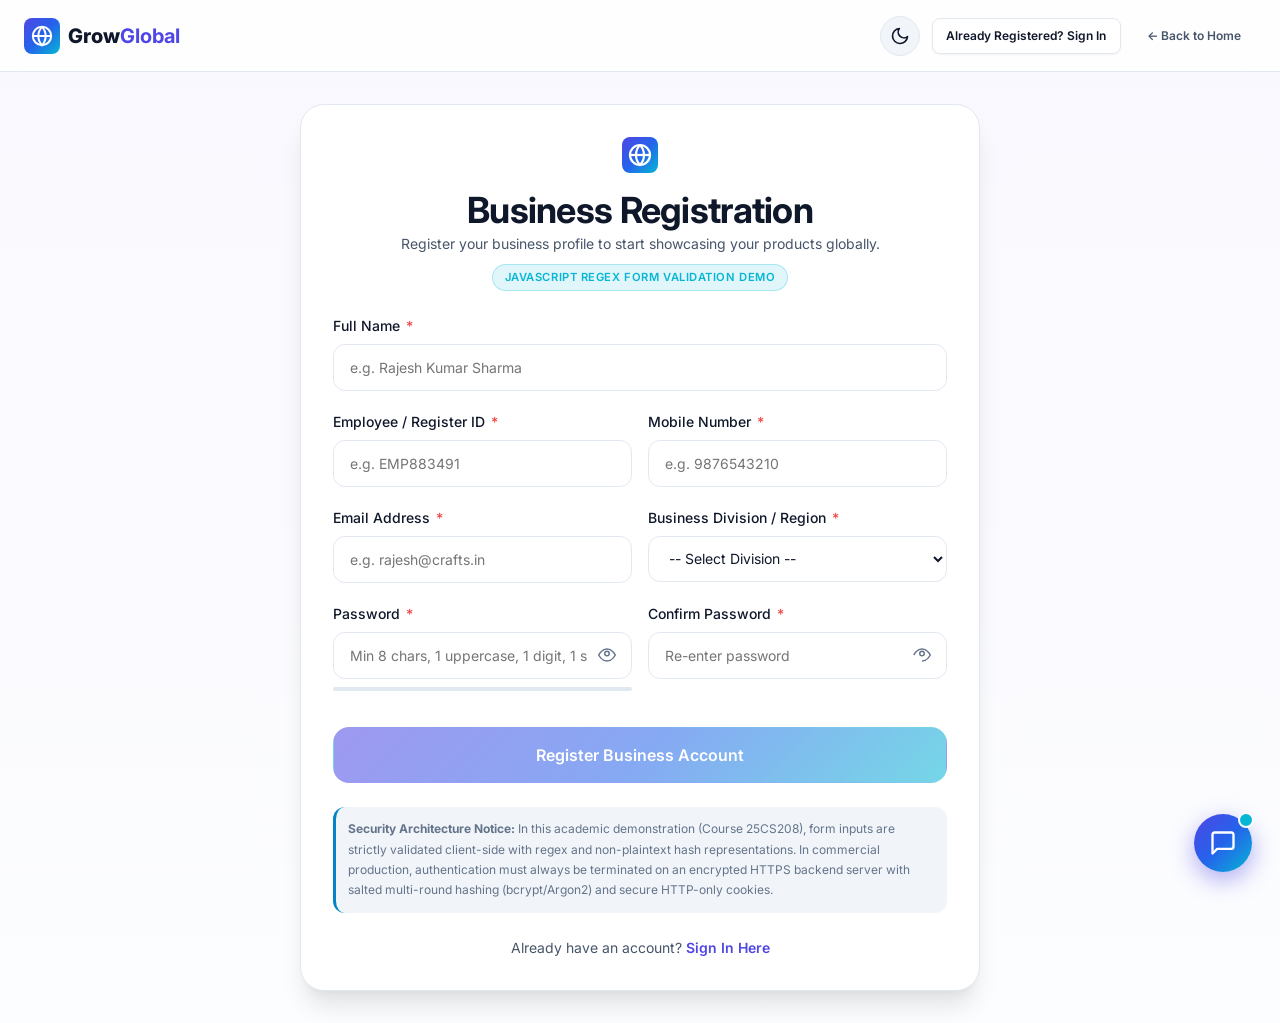
<file: register.html>
<!DOCTYPE html>
<html lang="en">
<head>
  <meta charset="UTF-8" />
  <meta name="viewport" content="width=device-width, initial-scale=1.0" />
  <meta name="description" content="Register your business on GrowGlobal – From Local Business to Global Brand. Web Technology Course 25CS208." />
  <title>Register Business Account – GrowGlobal</title>

  <!-- Favicon -->
  <link rel="icon" type="image/svg+xml" href="assets/icons/favicon.svg" />

  <!-- Google Fonts: Inter -->
  <link rel="preconnect" href="https://fonts.googleapis.com" />
  <link rel="preconnect" href="https://fonts.gstatic.com" crossorigin />
  <link href="https://fonts.googleapis.com/css2?family=Inter:wght@400;500;600;700;800&family=JetBrains+Mono:wght@500;600&display=swap" rel="stylesheet" />

  <!-- Modular Stylesheets -->
  <link rel="stylesheet" href="css/variables.css" />
  <link rel="stylesheet" href="css/styles.css" />
  <link rel="stylesheet" href="css/layout.css" />

  <!-- Theme Script -->
  <script src="js/theme.js"></script>
</head>
<body class="auth-page">

  <!-- Header / Navigation -->
  <header class="site-header">
    <div class="container site-nav">
      <a href="index.html" class="nav-brand">
        <div class="brand-icon">
          <svg width="22" height="22" viewBox="0 0 24 24" fill="none" stroke="currentColor" stroke-width="2.2">
            <circle cx="12" cy="12" r="10"></circle>
            <path d="M12 2a14.5 14.5 0 0 0 0 20 14.5 14.5 0 0 0 0-20"></path>
            <path d="M2 12h20"></path>
          </svg>
        </div>
        <span>Grow<strong style="color: var(--color-primary);">Global</strong></span>
      </a>

      <div class="nav-actions">
        <button class="theme-toggle-btn" aria-label="Toggle theme">
          <svg width="20" height="20" viewBox="0 0 24 24" fill="none" stroke="currentColor" stroke-width="2"><circle cx="12" cy="12" r="5"></circle></svg>
        </button>
        <a href="signin.html" class="btn btn-secondary btn-sm">Already Registered? Sign In</a>
        <a href="index.html" class="btn btn-ghost btn-sm">&larr; Back to Home</a>
      </div>
    </div>
  </header>

  <!-- Auth Main Container -->
  <main class="auth-container">
    <div class="auth-card auth-card-wide">
      <div class="auth-header">
        <div class="brand-icon">
          <svg width="24" height="24" viewBox="0 0 24 24" fill="none" stroke="currentColor" stroke-width="2.2">
            <circle cx="12" cy="12" r="10"></circle>
            <path d="M12 2a14.5 14.5 0 0 0 0 20 14.5 14.5 0 0 0 0-20"></path>
            <path d="M2 12h20"></path>
          </svg>
        </div>
        <h2>Business Registration</h2>
        <p class="text-sm text-secondary">
          Register your business profile to start showcasing your products globally.
        </p>
        <div class="badge badge-demo" style="margin-top: var(--space-2);">
          JavaScript Regex Form Validation Demo
        </div>
      </div>

      <!-- Registration Form -->
      <form id="registrationForm" novalidate>
        <!-- Full Name -->
        <div class="form-group">
          <label for="regFullName" class="form-label">Full Name <span class="required">*</span></label>
          <input
            type="text"
            id="regFullName"
            class="form-control"
            placeholder="e.g. Rajesh Kumar Sharma"
            required
            autocomplete="name"
          />
          <div class="invalid-feedback"></div>
          <div class="valid-feedback">Valid name format.</div>
        </div>

        <div style="display: grid; grid-template-columns: 1fr 1fr; gap: var(--space-4);">
          <!-- Employee / Register ID -->
          <div class="form-group">
            <label for="regEmployeeId" class="form-label">Employee / Register ID <span class="required">*</span></label>
            <input
              type="text"
              id="regEmployeeId"
              class="form-control"
              placeholder="e.g. EMP883491"
              required
              maxlength="12"
            />
            <div class="invalid-feedback"></div>
            <div class="valid-feedback">Valid ID format.</div>
          </div>

          <!-- Mobile Number -->
          <div class="form-group">
            <label for="regMobile" class="form-label">Mobile Number <span class="required">*</span></label>
            <input
              type="tel"
              id="regMobile"
              class="form-control"
              placeholder="e.g. 9876543210"
              required
              maxlength="10"
            />
            <div class="invalid-feedback"></div>
            <div class="valid-feedback">Valid 10-digit mobile.</div>
          </div>
        </div>

        <div style="display: grid; grid-template-columns: 1fr 1fr; gap: var(--space-4);">
          <!-- Email Address -->
          <div class="form-group">
            <label for="regEmail" class="form-label">Email Address <span class="required">*</span></label>
            <input
              type="email"
              id="regEmail"
              class="form-control"
              placeholder="e.g. rajesh@crafts.in"
              required
              autocomplete="email"
            />
            <div class="invalid-feedback"></div>
            <div class="valid-feedback">Valid email address.</div>
          </div>

          <!-- Division Dropdown -->
          <div class="form-group">
            <label for="regDivision" class="form-label">Business Division / Region <span class="required">*</span></label>
            <select id="regDivision" class="form-select" required>
              <option value="" disabled selected>-- Select Division --</option>
              <option value="North Region (Crafts & Textiles)">North Region (Crafts & Textiles)</option>
              <option value="South Region (Spices & Gourmet)">South Region (Spices & Gourmet)</option>
              <option value="West Region (Jewelry & Metalware)">West Region (Jewelry & Metalware)</option>
              <option value="East Region (Handmade Pottery)">East Region (Handmade Pottery)</option>
              <option value="Central Export Hub">Central Export Hub</option>
              <option value="International Direct Seller">International Direct Seller</option>
            </select>
            <div class="invalid-feedback"></div>
            <div class="valid-feedback">Division selected.</div>
          </div>
        </div>

        <div style="display: grid; grid-template-columns: 1fr 1fr; gap: var(--space-4);">
          <!-- Password -->
          <div class="form-group">
            <label for="regPassword" class="form-label">Password <span class="required">*</span></label>
            <div class="password-input-wrapper">
              <input
                type="password"
                id="regPassword"
                class="form-control"
                placeholder="Min 8 chars, 1 uppercase, 1 digit, 1 symbol"
                required
                autocomplete="new-password"
              />
              <button type="button" class="password-toggle-btn" aria-label="Toggle password visibility">
                <svg width="18" height="18" viewBox="0 0 24 24" fill="none" stroke="currentColor" stroke-width="2"><path d="M1 12s4-8 11-8 11 8 11 8-4 8-11 8-11-8-11-8z"></path><circle cx="12" cy="10" r="3"></circle></svg>
              </button>
            </div>
            <!-- Password Strength Bar -->
            <div class="password-strength-bar">
              <div class="password-strength-progress" id="passwordStrengthProgress"></div>
            </div>
            <div class="invalid-feedback"></div>
            <div class="valid-feedback">Password requirement met!</div>
          </div>

          <!-- Confirm Password -->
          <div class="form-group">
            <label for="regConfirmPassword" class="form-label">Confirm Password <span class="required">*</span></label>
            <div class="password-input-wrapper">
              <input
                type="password"
                id="regConfirmPassword"
                class="form-control"
                placeholder="Re-enter password"
                required
                autocomplete="new-password"
              />
              <button type="button" class="password-toggle-btn" aria-label="Toggle password visibility">
                <svg width="18" height="18" viewBox="0 0 24 24" fill="none" stroke="currentColor" stroke-width="2"><path d="M1 12s4-8 11-8 11 8 11 8-4 8-11 8-11-8z"></path><circle cx="12" cy="10" r="3"></circle></svg>
              </button>
            </div>
            <div class="invalid-feedback"></div>
            <div class="valid-feedback">Passwords match.</div>
          </div>
        </div>

        <!-- Submit Button (Disabled until all fields are valid) -->
        <button
          type="submit"
          id="registerSubmitBtn"
          class="btn btn-primary btn-block btn-lg"
          disabled
          style="margin-top: var(--space-4);"
        >
          Register Business Account
        </button>

        <!-- Academic Security Notice -->
        <div style="margin-top: var(--space-6); padding: var(--space-3); background-color: var(--bg-subtle); border-radius: var(--radius-md); border-left: 3px solid var(--color-info);">
          <p class="text-xs text-muted" style="margin: 0;">
            <strong>Security Architecture Notice:</strong> In this academic demonstration (Course 25CS208), form inputs are strictly validated client-side with regex and non-plaintext hash representations. In commercial production, authentication must always be terminated on an encrypted HTTPS backend server with salted multi-round hashing (bcrypt/Argon2) and secure HTTP-only cookies.
          </p>
        </div>
      </form>

      <div class="auth-footer">
        Already have an account? <a href="signin.html" class="font-semibold">Sign In Here</a>
      </div>
    </div>
  </main>

  <!-- Core JavaScript Modules -->
  <script src="js/storage.js"></script>
  <script src="js/validation.js"></script>
  <script src="js/chatbot.js"></script>
  <script src="js/app.js"></script>
</body>
</html>
</file>
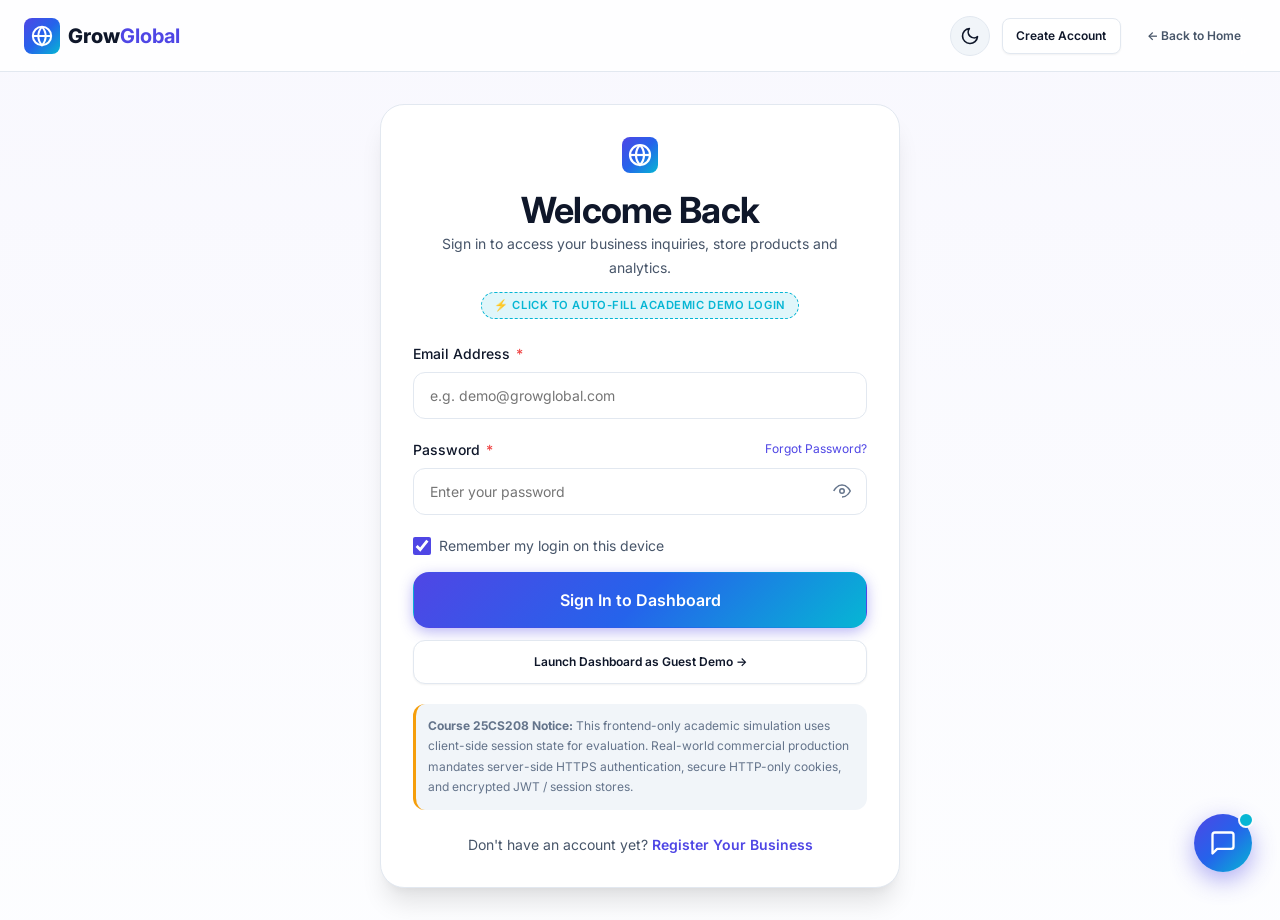
<file: signin.html>
<!DOCTYPE html>
<html lang="en">
<head>
  <meta charset="UTF-8" />
  <meta name="viewport" content="width=device-width, initial-scale=1.0" />
  <meta name="description" content="Sign in to your GrowGlobal business dashboard." />
  <title>Sign In – GrowGlobal</title>

  <!-- Favicon -->
  <link rel="icon" type="image/svg+xml" href="assets/icons/favicon.svg" />

  <!-- Google Fonts: Inter -->
  <link rel="preconnect" href="https://fonts.googleapis.com" />
  <link rel="preconnect" href="https://fonts.gstatic.com" crossorigin />
  <link href="https://fonts.googleapis.com/css2?family=Inter:wght@400;500;600;700;800&family=JetBrains+Mono:wght@500;600&display=swap" rel="stylesheet" />

  <!-- Modular Stylesheets -->
  <link rel="stylesheet" href="css/variables.css" />
  <link rel="stylesheet" href="css/styles.css" />
  <link rel="stylesheet" href="css/layout.css" />

  <!-- Theme Script -->
  <script src="js/theme.js"></script>
</head>
<body class="auth-page">

  <!-- Header -->
  <header class="site-header">
    <div class="container site-nav">
      <a href="index.html" class="nav-brand">
        <div class="brand-icon">
          <svg width="22" height="22" viewBox="0 0 24 24" fill="none" stroke="currentColor" stroke-width="2.2">
            <circle cx="12" cy="12" r="10"></circle>
            <path d="M12 2a14.5 14.5 0 0 0 0 20 14.5 14.5 0 0 0 0-20"></path>
            <path d="M2 12h20"></path>
          </svg>
        </div>
        <span>Grow<strong style="color: var(--color-primary);">Global</strong></span>
      </a>

      <div class="nav-actions">
        <button class="theme-toggle-btn" aria-label="Toggle theme">
          <svg width="20" height="20" viewBox="0 0 24 24" fill="none" stroke="currentColor" stroke-width="2"><circle cx="12" cy="12" r="5"></circle></svg>
        </button>
        <a href="register.html" class="btn btn-secondary btn-sm">Create Account</a>
        <a href="index.html" class="btn btn-ghost btn-sm">&larr; Back to Home</a>
      </div>
    </div>
  </header>

  <main class="auth-container">
    <div class="auth-card">
      <div class="auth-header">
        <div class="brand-icon">
          <svg width="24" height="24" viewBox="0 0 24 24" fill="none" stroke="currentColor" stroke-width="2.2">
            <circle cx="12" cy="12" r="10"></circle>
            <path d="M12 2a14.5 14.5 0 0 0 0 20 14.5 14.5 0 0 0 0-20"></path>
            <path d="M2 12h20"></path>
          </svg>
        </div>
        <h2>Welcome Back</h2>
        <p class="text-sm text-secondary">
          Sign in to access your business inquiries, store products and analytics.
        </p>

        <!-- Demo credentials quick fill button -->
        <button
          type="button"
          id="fillDemoBtn"
          class="badge badge-demo"
          style="margin-top: var(--space-3); cursor: pointer; border: 1px dashed var(--color-accent);"
          title="Click to fill evaluator test credentials"
        >
          ⚡ Click to Auto-Fill Academic Demo Login
        </button>
      </div>

      <form id="signinForm" novalidate>
        <!-- Email -->
        <div class="form-group">
          <label for="signinEmail" class="form-label">Email Address <span class="required">*</span></label>
          <input
            type="email"
            id="signinEmail"
            class="form-control"
            placeholder="e.g. demo@growglobal.com"
            required
            autocomplete="email"
          />
          <div class="invalid-feedback"></div>
          <div class="valid-feedback">Email recognized.</div>
        </div>

        <!-- Password -->
        <div class="form-group">
          <div style="display: flex; justify-content: space-between; align-items: center; margin-bottom: var(--space-2);">
            <label for="signinPassword" class="form-label" style="margin-bottom: 0;">Password <span class="required">*</span></label>
            <a href="#forgot" id="forgotPassLink" class="text-xs" style="color: var(--color-primary);">Forgot Password?</a>
          </div>
          <div class="password-input-wrapper">
            <input
              type="password"
              id="signinPassword"
              class="form-control"
              placeholder="Enter your password"
              required
              autocomplete="current-password"
            />
            <button type="button" class="password-toggle-btn" aria-label="Toggle password visibility">
              <svg width="18" height="18" viewBox="0 0 24 24" fill="none" stroke="currentColor" stroke-width="2"><path d="M1 12s4-8 11-8 11 8 11 8-4 8-11 8-11-8z"></path><circle cx="12" cy="12" r="3"></circle></svg>
            </button>
          </div>
          <div class="invalid-feedback"></div>
        </div>

        <!-- Remember Me Checkbox -->
        <label class="form-check">
          <input type="checkbox" id="signinRemember" checked />
          <span class="form-check-label">Remember my login on this device</span>
        </label>

        <!-- Submit Button -->
        <button type="submit" id="signinSubmitBtn" class="btn btn-primary btn-block btn-lg">
          Sign In to Dashboard
        </button>

        <!-- Direct Instant Demo Bypass for evaluators -->
        <a href="home.html" class="btn btn-secondary btn-block" style="margin-top: var(--space-3); font-size: var(--text-xs);">
          Launch Dashboard as Guest Demo &rarr;
        </a>

        <!-- Academic Security Notice -->
        <div style="margin-top: var(--space-5); padding: var(--space-3); background-color: var(--bg-subtle); border-radius: var(--radius-md); border-left: 3px solid var(--color-warning);">
          <p class="text-xs text-muted" style="margin: 0;">
            <strong>Course 25CS208 Notice:</strong> This frontend-only academic simulation uses client-side session state for evaluation. Real-world commercial production mandates server-side HTTPS authentication, secure HTTP-only cookies, and encrypted JWT / session stores.
          </p>
        </div>
      </form>

      <div class="auth-footer">
        Don't have an account yet? <a href="register.html" class="font-semibold">Register Your Business</a>
      </div>
    </div>
  </main>

  <!-- Scripts -->
  <script src="js/storage.js"></script>
  <script src="js/validation.js"></script>
  <script src="js/chatbot.js"></script>
  <script src="js/app.js"></script>
  <script>
    // Helper to auto-fill evaluator test credentials
    document.getElementById('fillDemoBtn')?.addEventListener('click', function() {
      document.getElementById('signinEmail').value = 'demo@growglobal.com';
      document.getElementById('signinPassword').value = 'GrowGlobal@2026';
      if (window.GrowGlobalApp && window.GrowGlobalApp.showToast) {
        window.GrowGlobalApp.showToast('Demo credentials populated!', 'info');
      }
    });

    // Forgot password alert helper
    document.getElementById('forgotPassLink')?.addEventListener('click', function(e) {
      e.preventDefault();
      alert('Academic Demo Password Reset:\nUse the test credentials:\nEmail: demo@growglobal.com\nPassword: GrowGlobal@2026\n\nOr register a new account on register.html.');
    });
  </script>
</body>
</html>
</file>
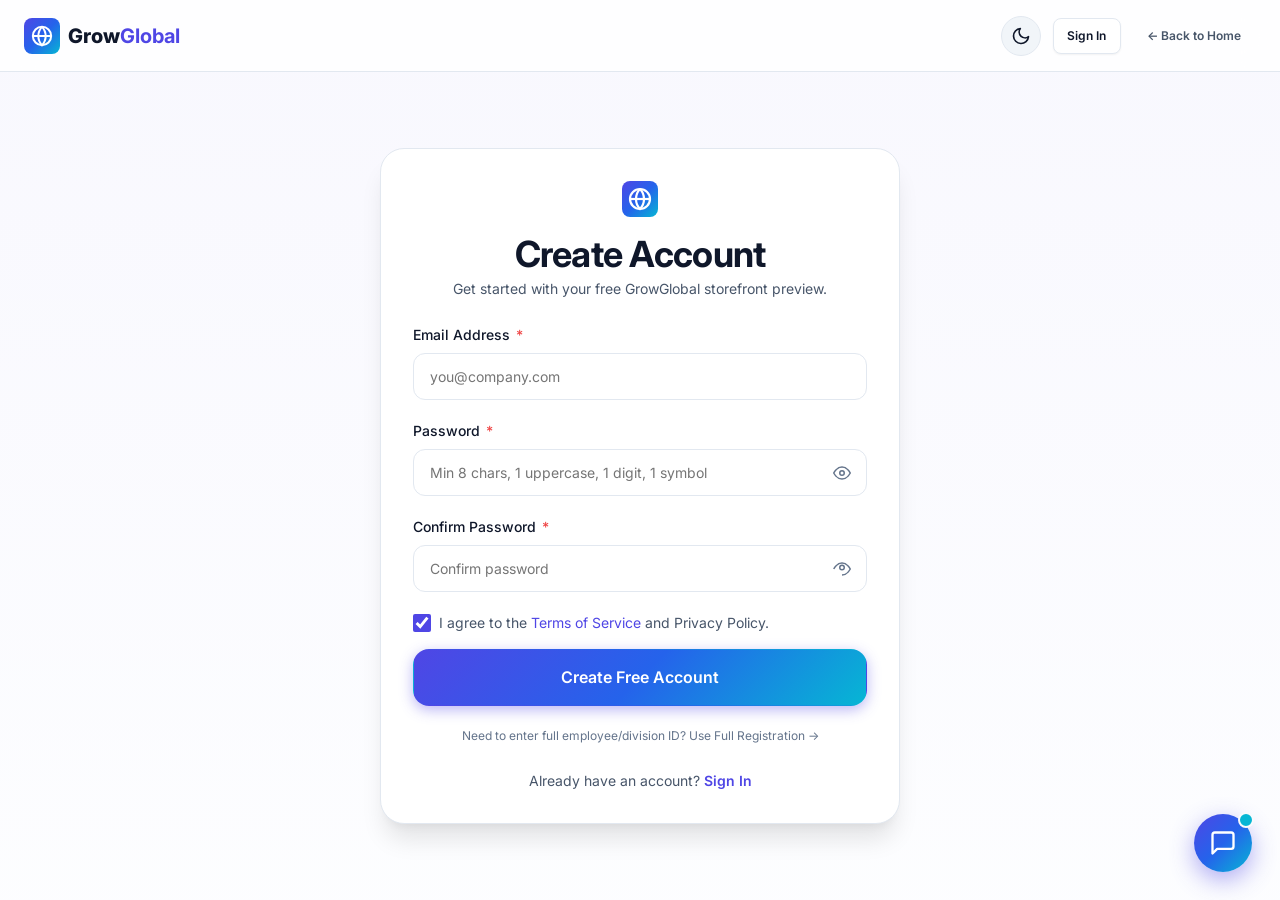
<file: signup.html>
<!DOCTYPE html>
<html lang="en">
<head>
  <meta charset="UTF-8" />
  <meta name="viewport" content="width=device-width, initial-scale=1.0" />
  <meta name="description" content="Sign up for GrowGlobal – Fast track to taking your business global." />
  <title>Quick Sign Up – GrowGlobal</title>

  <!-- Favicon -->
  <link rel="icon" type="image/svg+xml" href="assets/icons/favicon.svg" />

  <!-- Google Fonts: Inter -->
  <link rel="preconnect" href="https://fonts.googleapis.com" />
  <link rel="preconnect" href="https://fonts.gstatic.com" crossorigin />
  <link href="https://fonts.googleapis.com/css2?family=Inter:wght@400;500;600;700;800&family=JetBrains+Mono:wght@500;600&display=swap" rel="stylesheet" />

  <!-- Modular Stylesheets -->
  <link rel="stylesheet" href="css/variables.css" />
  <link rel="stylesheet" href="css/styles.css" />
  <link rel="stylesheet" href="css/layout.css" />

  <!-- Theme Script -->
  <script src="js/theme.js"></script>
</head>
<body class="auth-page">

  <!-- Header -->
  <header class="site-header">
    <div class="container site-nav">
      <a href="index.html" class="nav-brand">
        <div class="brand-icon">
          <svg width="22" height="22" viewBox="0 0 24 24" fill="none" stroke="currentColor" stroke-width="2.2">
            <circle cx="12" cy="12" r="10"></circle>
            <path d="M12 2a14.5 14.5 0 0 0 0 20 14.5 14.5 0 0 0 0-20"></path>
            <path d="M2 12h20"></path>
          </svg>
        </div>
        <span>Grow<strong style="color: var(--color-primary);">Global</strong></span>
      </a>

      <div class="nav-actions">
        <button class="theme-toggle-btn" aria-label="Toggle theme">
          <svg width="20" height="20" viewBox="0 0 24 24" fill="none" stroke="currentColor" stroke-width="2"><circle cx="12" cy="12" r="5"></circle></svg>
        </button>
        <a href="signin.html" class="btn btn-secondary btn-sm">Sign In</a>
        <a href="index.html" class="btn btn-ghost btn-sm">&larr; Back to Home</a>
      </div>
    </div>
  </header>

  <main class="auth-container">
    <div class="auth-card">
      <div class="auth-header">
        <div class="brand-icon">
          <svg width="24" height="24" viewBox="0 0 24 24" fill="none" stroke="currentColor" stroke-width="2.2">
            <circle cx="12" cy="12" r="10"></circle>
            <path d="M12 2a14.5 14.5 0 0 0 0 20 14.5 14.5 0 0 0 0-20"></path>
            <path d="M2 12h20"></path>
          </svg>
        </div>
        <h2>Create Account</h2>
        <p class="text-sm text-secondary">
          Get started with your free GrowGlobal storefront preview.
        </p>
      </div>

      <form id="signupForm" novalidate>
        <!-- Email -->
        <div class="form-group">
          <label for="signupEmail" class="form-label">Email Address <span class="required">*</span></label>
          <input
            type="email"
            id="signupEmail"
            class="form-control"
            placeholder="you@company.com"
            required
            autocomplete="email"
          />
          <div class="invalid-feedback">Please enter a valid email address.</div>
          <div class="valid-feedback">Valid email.</div>
        </div>

        <!-- Password -->
        <div class="form-group">
          <label for="signupPassword" class="form-label">Password <span class="required">*</span></label>
          <div class="password-input-wrapper">
            <input
              type="password"
              id="signupPassword"
              class="form-control"
              placeholder="Min 8 chars, 1 uppercase, 1 digit, 1 symbol"
              required
              autocomplete="new-password"
            />
            <button type="button" class="password-toggle-btn" aria-label="Toggle password visibility">
              <svg width="18" height="18" viewBox="0 0 24 24" fill="none" stroke="currentColor" stroke-width="2"><path d="M1 12s4-8 11-8 11 8 11 8-4 8-11 8-11-8-11-8z"></path><circle cx="12" cy="12" r="3"></circle></svg>
            </button>
          </div>
          <div class="invalid-feedback">Password must have 8+ chars with uppercase, digit & symbol.</div>
          <div class="valid-feedback">Password criteria met.</div>
        </div>

        <!-- Confirm Password -->
        <div class="form-group">
          <label for="signupConfirmPassword" class="form-label">Confirm Password <span class="required">*</span></label>
          <div class="password-input-wrapper">
            <input
              type="password"
              id="signupConfirmPassword"
              class="form-control"
              placeholder="Confirm password"
              required
              autocomplete="new-password"
            />
            <button type="button" class="password-toggle-btn" aria-label="Toggle password visibility">
              <svg width="18" height="18" viewBox="0 0 24 24" fill="none" stroke="currentColor" stroke-width="2"><path d="M1 12s4-8 11-8 11 8 11 8-4 8-11 8-11-8z"></path><circle cx="12" cy="10" r="3"></circle></svg>
            </button>
          </div>
          <div class="invalid-feedback">Passwords do not match.</div>
          <div class="valid-feedback">Passwords match.</div>
        </div>

        <!-- Terms and Conditions Checkbox -->
        <label class="form-check">
          <input type="checkbox" id="signupTerms" required checked />
          <span class="form-check-label">
            I agree to the <a href="#terms" onclick="alert('Academic Terms: GrowGlobal is an academic microproject for course 25CS208. Demonstrated content is illustrative.'); return false;">Terms of Service</a> and Privacy Policy.
          </span>
        </label>

        <!-- Submit Button -->
        <button type="submit" id="signupSubmitBtn" class="btn btn-primary btn-block btn-lg">
          Create Free Account
        </button>

        <div style="margin-top: var(--space-4); text-align: center;">
          <a href="register.html" class="text-xs text-muted">Need to enter full employee/division ID? Use Full Registration &rarr;</a>
        </div>
      </form>

      <div class="auth-footer">
        Already have an account? <a href="signin.html" class="font-semibold">Sign In</a>
      </div>
    </div>
  </main>

  <!-- Scripts -->
  <script src="js/storage.js"></script>
  <script src="js/validation.js"></script>
  <script src="js/chatbot.js"></script>
  <script src="js/app.js"></script>
</body>
</html>
</file>
<file: css/variables.css>
/* ==========================================================================
   GROWGLOBAL – DESIGN SYSTEM & CSS VARIABLES
   Academic Course: 25CS208 – Web Technology (2026–2027)
   Theme: Stripe / Linear / Framer inspired SaaS Aesthetics
   ========================================================================== */

:root {
  /* Brand Color Palette */
  --color-primary: #4f46e5;         /* Deep Indigo */
  --color-primary-hover: #4338ca;   /* Royal Purple hover */
  --color-primary-dark: #3730a3;
  --color-primary-light: #e0e7ff;
  --color-primary-glow: rgba(79, 70, 229, 0.25);

  --color-secondary: #2563eb;       /* Electric Blue */
  --color-secondary-hover: #1d4ed8;
  --color-secondary-light: #dbeafe;

  --color-accent: #06b6d4;          /* Cyan */
  --color-accent-hover: #0891b2;
  --color-accent-light: #cffafe;
  --color-accent-glow: rgba(6, 182, 212, 0.25);

  /* Semantic Feedback Colors */
  --color-success: #10b981;
  --color-success-bg: #ecfdf5;
  --color-success-border: #a7f3d0;

  --color-warning: #f59e0b;
  --color-warning-bg: #fffbeb;
  --color-warning-border: #fde68a;

  --color-danger: #ef4444;
  --color-danger-bg: #fef2f2;
  --color-danger-border: #fecaca;

  --color-info: #0284c7;
  --color-info-bg: #f0f9ff;
  --color-info-border: #bae6fd;

  /* Light Theme Neutrals & Backgrounds */
  --bg-body: #f8fafc;
  --bg-surface: #ffffff;
  --bg-surface-elevated: #ffffff;
  --bg-subtle: #f1f5f9;
  --bg-glass: rgba(255, 255, 255, 0.85);
  --bg-input: #ffffff;

  --text-primary: #0f172a;
  --text-secondary: #475569;
  --text-muted: #64748b;
  --text-inverse: #ffffff;

  --border-light: #e2e8f0;
  --border-focus: #4f46e5;
  --border-hover: #cbd5e1;

  /* Premium Gradients */
  --gradient-primary: linear-gradient(135deg, #4f46e5 0%, #2563eb 50%, #06b6d4 100%);
  --gradient-accent: linear-gradient(135deg, #2563eb 0%, #06b6d4 100%);
  --gradient-dark: linear-gradient(135deg, #0b0f19 0%, #1e1b4b 100%);
  --gradient-glow: radial-gradient(circle at 50% 50%, rgba(79, 70, 229, 0.15) 0%, rgba(6, 182, 212, 0.05) 50%, transparent 80%);
  --gradient-subtle: linear-gradient(180deg, rgba(79, 70, 229, 0.04) 0%, rgba(37, 99, 235, 0.01) 100%);
  --gradient-card-highlight: linear-gradient(135deg, rgba(79, 70, 229, 0.08) 0%, rgba(6, 182, 212, 0.05) 100%);

  /* Typography */
  --font-family-base: 'Inter', -apple-system, BlinkMacSystemFont, 'Segoe UI', Roboto, 'Helvetica Neue', Arial, sans-serif;
  --font-family-mono: 'JetBrains Mono', 'Fira Code', Consolas, Monaco, monospace;

  --text-xs: 0.75rem;     /* 12px */
  --text-sm: 0.875rem;    /* 14px */
  --text-base: 1rem;      /* 16px */
  --text-lg: 1.125rem;    /* 18px */
  --text-xl: 1.25rem;     /* 20px */
  --text-2xl: 1.5rem;     /* 24px */
  --text-3xl: 1.875rem;   /* 30px */
  --text-4xl: 2.25rem;    /* 36px */
  --text-5xl: 3rem;       /* 48px */
  --text-6xl: 3.75rem;    /* 60px */

  --font-weight-regular: 400;
  --font-weight-medium: 500;
  --font-weight-semibold: 600;
  --font-weight-bold: 700;
  --font-weight-extrabold: 800;

  --line-height-tight: 1.2;
  --line-height-normal: 1.5;
  --line-height-relaxed: 1.7;

  /* Spacing System */
  --space-1: 0.25rem;   /* 4px */
  --space-2: 0.5rem;    /* 8px */
  --space-3: 0.75rem;   /* 12px */
  --space-4: 1rem;      /* 16px */
  --space-5: 1.25rem;   /* 20px */
  --space-6: 1.5rem;    /* 24px */
  --space-8: 2rem;      /* 32px */
  --space-10: 2.5rem;   /* 40px */
  --space-12: 3rem;     /* 48px */
  --space-16: 4rem;     /* 64px */
  --space-20: 5rem;     /* 80px */
  --space-24: 6rem;     /* 96px */

  /* Border Radii */
  --radius-xs: 4px;
  --radius-sm: 8px;
  --radius-md: 12px;
  --radius-lg: 16px;
  --radius-xl: 24px;
  --radius-full: 9999px;

  /* Shadows (Figma / Stripe Depth Scale) */
  --shadow-sm: 0 1px 2px 0 rgba(0, 0, 0, 0.05);
  --shadow-md: 0 4px 6px -1px rgba(0, 0, 0, 0.07), 0 2px 4px -2px rgba(0, 0, 0, 0.05);
  --shadow-lg: 0 10px 15px -3px rgba(0, 0, 0, 0.08), 0 4px 6px -4px rgba(0, 0, 0, 0.04);
  --shadow-xl: 0 20px 25px -5px rgba(0, 0, 0, 0.1), 0 8px 10px -6px rgba(0, 0, 0, 0.05);
  --shadow-card: 0 10px 30px -10px rgba(15, 23, 42, 0.08);
  --shadow-glow: 0 0 25px rgba(79, 70, 229, 0.35);

  /* Motion & Transitions */
  --transition-fast: 150ms cubic-bezier(0.4, 0, 0.2, 1);
  --transition-normal: 250ms cubic-bezier(0.4, 0, 0.2, 1);
  --transition-slow: 400ms cubic-bezier(0.4, 0, 0.2, 1);

  /* Layout Consts */
  --container-max-width: 1280px;
  --nav-height: 72px;
  --sidebar-width: 260px;

  /* Z-Index Hierarchy */
  --z-nav: 1000;
  --z-dropdown: 1050;
  --z-chatbot: 1100;
  --z-modal-backdrop: 1200;
  --z-modal: 1300;
  --z-toast: 1400;
}

/* ==========================================================================
   DARK THEME OVERRIDES ([data-theme="dark"])
   Deep Navy and Charcoal palette
   ========================================================================== */

[data-theme="dark"] {
  --bg-body: #0b0f19;
  --bg-surface: #111827;
  --bg-surface-elevated: #1f2937;
  --bg-subtle: #1e293b;
  --bg-glass: rgba(17, 24, 39, 0.88);
  --bg-input: #1a2234;

  --text-primary: #f8fafc;
  --text-secondary: #94a3b8;
  --text-muted: #64748b;
  --text-inverse: #0f172a;

  --border-light: #26334d;
  --border-focus: #6366f1;
  --border-hover: #374151;

  --color-primary-light: #312e81;
  --color-secondary-light: #1e3a8a;
  --color-accent-light: #164e63;

  --shadow-card: 0 10px 30px -10px rgba(0, 0, 0, 0.6);
  --shadow-glow: 0 0 35px rgba(99, 102, 241, 0.45);

  --gradient-subtle: linear-gradient(180deg, rgba(79, 70, 229, 0.1) 0%, rgba(15, 23, 42, 0.2) 100%);
  --gradient-card-highlight: linear-gradient(135deg, rgba(79, 70, 229, 0.15) 0%, rgba(6, 182, 212, 0.1) 100%);
}
</file>
<file: css/styles.css>
/* ==========================================================================
   GROWGLOBAL – CORE COMPONENT STYLES
   Modern SaaS / Digital Agency Aesthetics (Stripe/Linear/Framer Inspired)
   ========================================================================== */

/* --------------------------------------------------------------------------
   1. RESET & BASE STYLES
   -------------------------------------------------------------------------- */
*,
*::before,
*::after {
  box-sizing: border-box;
  margin: 0;
  padding: 0;
}

html {
  font-size: 16px;
  scroll-behavior: smooth;
  -webkit-text-size-adjust: 100%;
}

body {
  font-family: var(--font-family-base);
  font-size: var(--text-base);
  line-height: var(--line-height-normal);
  color: var(--text-primary);
  background-color: var(--bg-body);
  transition: background-color var(--transition-normal), color var(--transition-normal);
  overflow-x: hidden;
  -webkit-font-smoothing: antialiased;
  -moz-osx-font-smoothing: grayscale;
}

img,
svg,
picture {
  max-width: 100%;
  height: auto;
  display: block;
}

a {
  color: var(--color-primary);
  text-decoration: none;
  transition: color var(--transition-fast), transform var(--transition-fast);
}

a:hover {
  color: var(--color-primary-hover);
}

button,
input,
select,
textarea {
  font: inherit;
  color: inherit;
}

button {
  cursor: pointer;
  border: none;
  background: none;
}

ul, ol {
  list-style: none;
}

/* --------------------------------------------------------------------------
   2. TYPOGRAPHY & TEXT HELPERS
   -------------------------------------------------------------------------- */
h1, h2, h3, h4, h5, h6 {
  font-weight: var(--font-weight-bold);
  line-height: var(--line-height-tight);
  color: var(--text-primary);
  letter-spacing: -0.02em;
}

h1 { font-size: var(--text-5xl); }
h2 { font-size: var(--text-4xl); }
h3 { font-size: var(--text-3xl); }
h4 { font-size: var(--text-2xl); }
h5 { font-size: var(--text-xl); }
h6 { font-size: var(--text-lg); }

p {
  color: var(--text-secondary);
  line-height: var(--line-height-relaxed);
}

.gradient-text {
  background: var(--gradient-primary);
  -webkit-background-clip: text;
  -webkit-text-fill-color: transparent;
  display: inline-block;
}

.text-center { text-align: center; }
.text-left { text-align: left; }
.text-right { text-align: right; }

.text-muted { color: var(--text-muted); }
.text-sm { font-size: var(--text-sm); }
.text-xs { font-size: var(--text-xs); }
.font-semibold { font-weight: var(--font-weight-semibold); }
.font-bold { font-weight: var(--font-weight-bold); }

/* --------------------------------------------------------------------------
   3. BUTTON SYSTEM
   -------------------------------------------------------------------------- */
.btn {
  display: inline-flex;
  align-items: center;
  justify-content: center;
  gap: var(--space-2);
  padding: 0.75rem 1.5rem;
  font-size: var(--text-sm);
  font-weight: var(--font-weight-semibold);
  border-radius: var(--radius-md);
  transition: all var(--transition-fast);
  text-decoration: none;
  cursor: pointer;
  white-space: nowrap;
  position: relative;
  overflow: hidden;
  border: 1px solid transparent;
  min-height: 44px; /* Touch friendly */
}

.btn:active {
  transform: translateY(1px) scale(0.99);
}

.btn-primary {
  background: var(--gradient-primary);
  color: #ffffff !important;
  box-shadow: 0 4px 14px 0 rgba(79, 70, 229, 0.39);
}

.btn-primary:hover {
  box-shadow: 0 6px 20px rgba(79, 70, 229, 0.55);
  transform: translateY(-2px);
  color: #ffffff;
}

.btn-secondary {
  background: var(--bg-surface-elevated);
  color: var(--text-primary);
  border: 1px solid var(--border-light);
  box-shadow: var(--shadow-sm);
}

.btn-secondary:hover {
  background: var(--bg-subtle);
  border-color: var(--border-hover);
  color: var(--color-primary);
  transform: translateY(-2px);
}

.btn-accent {
  background: var(--color-accent);
  color: #ffffff !important;
  box-shadow: 0 4px 14px 0 rgba(6, 182, 212, 0.35);
}

.btn-accent:hover {
  background: var(--color-accent-hover);
  box-shadow: 0 6px 20px rgba(6, 182, 212, 0.5);
  transform: translateY(-2px);
}

.btn-outline {
  background: transparent;
  color: var(--color-primary);
  border: 1.5px solid var(--color-primary);
}

.btn-outline:hover {
  background: var(--color-primary);
  color: #ffffff !important;
}

.btn-ghost {
  background: transparent;
  color: var(--text-secondary);
}

.btn-ghost:hover {
  background: var(--bg-subtle);
  color: var(--text-primary);
}

.btn-sm {
  padding: 0.4rem 0.85rem;
  font-size: var(--text-xs);
  min-height: 36px;
  border-radius: var(--radius-sm);
}

.btn-lg {
  padding: 0.95rem 2rem;
  font-size: var(--text-base);
  min-height: 52px;
  border-radius: var(--radius-lg);
}

.btn-block {
  display: flex;
  width: 100%;
}

.btn:disabled,
.btn[disabled] {
  opacity: 0.55;
  cursor: not-allowed;
  transform: none !important;
  box-shadow: none !important;
  pointer-events: none;
}

/* --------------------------------------------------------------------------
   4. BADGES & CHIPS
   -------------------------------------------------------------------------- */
.badge {
  display: inline-flex;
  align-items: center;
  gap: var(--space-1);
  padding: 0.25rem 0.75rem;
  font-size: var(--text-xs);
  font-weight: var(--font-weight-semibold);
  border-radius: var(--radius-full);
  text-transform: uppercase;
  letter-spacing: 0.05em;
}

.badge-primary {
  background-color: var(--color-primary-light);
  color: var(--color-primary);
}

.badge-success {
  background-color: var(--color-success-bg);
  color: var(--color-success);
  border: 1px solid var(--color-success-border);
}

.badge-warning {
  background-color: var(--color-warning-bg);
  color: var(--color-warning);
  border: 1px solid var(--color-warning-border);
}

.badge-demo {
  background: rgba(6, 182, 212, 0.12);
  color: var(--color-accent);
  border: 1px solid rgba(6, 182, 212, 0.25);
  font-size: 0.7rem;
}

/* --------------------------------------------------------------------------
   5. CARDS & CONTAINERS
   -------------------------------------------------------------------------- */
.card {
  background-color: var(--bg-surface);
  border: 1px solid var(--border-light);
  border-radius: var(--radius-lg);
  padding: var(--space-6);
  box-shadow: var(--shadow-card);
  transition: transform var(--transition-normal), box-shadow var(--transition-normal), border-color var(--transition-normal);
  position: relative;
  overflow: hidden;
}

.card-hover:hover {
  transform: translateY(-4px);
  box-shadow: var(--shadow-xl);
  border-color: rgba(79, 70, 229, 0.3);
}

.card-highlight {
  background: var(--gradient-card-highlight);
  border-color: rgba(79, 70, 229, 0.4);
  box-shadow: var(--shadow-glow);
}

.card-header {
  margin-bottom: var(--space-4);
}

.card-body {
  margin-bottom: var(--space-4);
}

.card-footer {
  margin-top: var(--space-4);
  padding-top: var(--space-4);
  border-top: 1px solid var(--border-light);
}

/* --------------------------------------------------------------------------
   6. FORM CONTROLS & VALIDATION STATES
   -------------------------------------------------------------------------- */
.form-group {
  margin-bottom: var(--space-5);
  position: relative;
}

.form-label {
  display: block;
  font-size: var(--text-sm);
  font-weight: var(--font-weight-medium);
  color: var(--text-primary);
  margin-bottom: var(--space-2);
}

.form-label .required {
  color: var(--color-danger);
  margin-left: 2px;
}

.form-control,
.form-select,
textarea.form-control {
  width: 100%;
  padding: 0.75rem 1rem;
  font-size: var(--text-sm);
  color: var(--text-primary);
  background-color: var(--bg-input);
  border: 1.5px solid var(--border-light);
  border-radius: var(--radius-md);
  outline: none;
  transition: border-color var(--transition-fast), box-shadow var(--transition-fast), background-color var(--transition-fast);
  min-height: 46px;
}

textarea.form-control {
  min-height: 120px;
  resize: vertical;
}

.form-control:focus,
.form-select:focus {
  border-color: var(--border-focus);
  box-shadow: 0 0 0 3px var(--color-primary-glow);
}

/* Validation Status Classes */
.form-control.is-invalid,
.form-select.is-invalid {
  border-color: var(--color-danger) !important;
  background-color: var(--color-danger-bg) !important;
  box-shadow: 0 0 0 2px rgba(239, 68, 68, 0.25) !important;
}

.form-control.is-valid,
.form-select.is-valid {
  border-color: var(--color-success) !important;
  box-shadow: 0 0 0 2px rgba(16, 185, 129, 0.2) !important;
}

.invalid-feedback {
  display: none;
  font-size: var(--text-xs);
  color: var(--color-danger);
  margin-top: var(--space-1);
  font-weight: var(--font-weight-medium);
}

.valid-feedback {
  display: none;
  font-size: var(--text-xs);
  color: var(--color-success);
  margin-top: var(--space-1);
  font-weight: var(--font-weight-medium);
}

.form-control.is-invalid ~ .invalid-feedback,
.form-select.is-invalid ~ .invalid-feedback {
  display: flex;
  align-items: center;
  gap: 4px;
}

.form-control.is-valid ~ .valid-feedback {
  display: flex;
  align-items: center;
  gap: 4px;
}

/* Password Input with Show/Hide Toggle */
.password-input-wrapper {
  position: relative;
  display: flex;
  align-items: center;
}

.password-input-wrapper .form-control {
  padding-right: 2.75rem;
}

.password-toggle-btn {
  position: absolute;
  right: 0.75rem;
  top: 50%;
  transform: translateY(-50%);
  background: none;
  border: none;
  color: var(--text-muted);
  cursor: pointer;
  padding: 4px;
  display: flex;
  align-items: center;
  justify-content: center;
  border-radius: var(--radius-sm);
  transition: color var(--transition-fast);
}

.password-toggle-btn:hover {
  color: var(--text-primary);
}

/* Password Strength Indicator */
.password-strength-bar {
  height: 4px;
  width: 100%;
  background-color: var(--border-light);
  border-radius: var(--radius-full);
  margin-top: var(--space-2);
  overflow: hidden;
}

.password-strength-progress {
  height: 100%;
  width: 0%;
  transition: width 0.3s ease, background-color 0.3s ease;
}

.strength-weak { width: 33%; background-color: var(--color-danger); }
.strength-medium { width: 66%; background-color: var(--color-warning); }
.strength-strong { width: 100%; background-color: var(--color-success); }

/* Custom Checkbox */
.form-check {
  display: flex;
  align-items: flex-start;
  gap: var(--space-2);
  margin-bottom: var(--space-4);
  cursor: pointer;
}

.form-check input[type="checkbox"] {
  width: 18px;
  height: 18px;
  margin-top: 2px;
  accent-color: var(--color-primary);
  cursor: pointer;
}

.form-check-label {
  font-size: var(--text-sm);
  color: var(--text-secondary);
  line-height: var(--line-height-normal);
  user-select: none;
}

/* --------------------------------------------------------------------------
   7. STATS & KPI METRIC CARDS
   -------------------------------------------------------------------------- */
.stat-card {
  background-color: var(--bg-surface);
  border: 1px solid var(--border-light);
  border-radius: var(--radius-lg);
  padding: var(--space-6);
  display: flex;
  align-items: center;
  gap: var(--space-4);
  box-shadow: var(--shadow-card);
  transition: transform var(--transition-normal), box-shadow var(--transition-normal);
}

.stat-card:hover {
  transform: translateY(-2px);
  box-shadow: var(--shadow-lg);
}

.stat-icon {
  width: 52px;
  height: 52px;
  border-radius: var(--radius-md);
  display: flex;
  align-items: center;
  justify-content: center;
  flex-shrink: 0;
  background: var(--color-primary-light);
  color: var(--color-primary);
}

.stat-value {
  font-size: var(--text-3xl);
  font-weight: var(--font-weight-extrabold);
  color: var(--text-primary);
  line-height: 1.1;
}

.stat-label {
  font-size: var(--text-sm);
  color: var(--text-secondary);
  margin-top: var(--space-1);
}

.stat-change {
  font-size: var(--text-xs);
  font-weight: var(--font-weight-semibold);
  display: inline-flex;
  align-items: center;
  gap: 2px;
  margin-top: var(--space-1);
}

.stat-change.up { color: var(--color-success); }
.stat-change.down { color: var(--color-danger); }

/* --------------------------------------------------------------------------
   8. PRICING CARDS
   -------------------------------------------------------------------------- */
.pricing-grid {
  display: grid;
  grid-template-columns: repeat(3, 1fr);
  gap: var(--space-8);
  margin-top: var(--space-10);
  align-items: stretch;
}

.pricing-card {
  background-color: var(--bg-surface);
  border: 1px solid var(--border-light);
  border-radius: var(--radius-xl);
  padding: var(--space-8);
  display: flex;
  flex-direction: column;
  position: relative;
  box-shadow: var(--shadow-card);
  transition: transform var(--transition-normal), box-shadow var(--transition-normal);
}

.pricing-card:hover {
  transform: translateY(-6px);
  box-shadow: var(--shadow-xl);
}

.pricing-card.popular {
  border-color: var(--color-primary);
  box-shadow: 0 20px 40px -15px rgba(79, 70, 229, 0.35);
  transform: scale(1.03);
}

.popular-badge {
  position: absolute;
  top: -14px;
  left: 50%;
  transform: translateX(-50%);
  background: var(--gradient-primary);
  color: #ffffff;
  padding: 0.35rem 1.25rem;
  border-radius: var(--radius-full);
  font-size: var(--text-xs);
  font-weight: var(--font-weight-bold);
  letter-spacing: 0.05em;
  text-transform: uppercase;
  box-shadow: 0 4px 10px rgba(79, 70, 229, 0.4);
}

.pricing-tier-name {
  font-size: var(--text-xl);
  font-weight: var(--font-weight-bold);
  color: var(--text-primary);
  margin-bottom: var(--space-2);
}

.pricing-price {
  font-size: var(--text-4xl);
  font-weight: var(--font-weight-extrabold);
  color: var(--text-primary);
  margin-bottom: var(--space-4);
  display: flex;
  align-items: baseline;
  gap: var(--space-1);
}

.pricing-price span {
  font-size: var(--text-sm);
  font-weight: var(--font-weight-regular);
  color: var(--text-muted);
}

.pricing-features {
  margin: var(--space-6) 0;
  flex-grow: 1;
}

.pricing-features li {
  display: flex;
  align-items: center;
  gap: var(--space-3);
  margin-bottom: var(--space-3);
  font-size: var(--text-sm);
  color: var(--text-secondary);
}

.pricing-features li svg {
  color: var(--color-success);
  flex-shrink: 0;
}

/* --------------------------------------------------------------------------
   9. ACCORDION (FAQ)
   -------------------------------------------------------------------------- */
.accordion {
  display: flex;
  flex-direction: column;
  gap: var(--space-3);
}

.accordion-item {
  background-color: var(--bg-surface);
  border: 1px solid var(--border-light);
  border-radius: var(--radius-md);
  overflow: hidden;
  transition: border-color var(--transition-fast);
}

.accordion-header {
  width: 100%;
  padding: 1.25rem 1.5rem;
  display: flex;
  align-items: center;
  justify-content: space-between;
  text-align: left;
  font-size: var(--text-base);
  font-weight: var(--font-weight-semibold);
  color: var(--text-primary);
  background: transparent;
  cursor: pointer;
  transition: color var(--transition-fast);
}

.accordion-header:hover {
  color: var(--color-primary);
}

.accordion-icon {
  transition: transform var(--transition-normal);
  color: var(--text-muted);
}

.accordion-item.active .accordion-icon {
  transform: rotate(180deg);
  color: var(--color-primary);
}

.accordion-body {
  max-height: 0;
  overflow: hidden;
  transition: max-height 0.3s cubic-bezier(0.4, 0, 0.2, 1), padding 0.3s ease;
  padding: 0 1.5rem;
  color: var(--text-secondary);
  font-size: var(--text-sm);
  line-height: var(--line-height-relaxed);
}

.accordion-item.active .accordion-body {
  max-height: 300px;
  padding: 0 1.5rem 1.25rem 1.5rem;
}

/* --------------------------------------------------------------------------
   10. MODAL DIALOGS
   -------------------------------------------------------------------------- */
.modal-backdrop {
  position: fixed;
  inset: 0;
  background-color: rgba(15, 23, 42, 0.65);
  backdrop-filter: blur(4px);
  -webkit-backdrop-filter: blur(4px);
  z-index: var(--z-modal-backdrop);
  opacity: 0;
  visibility: hidden;
  transition: opacity var(--transition-normal), visibility var(--transition-normal);
  display: flex;
  align-items: center;
  justify-content: center;
  padding: var(--space-4);
}

.modal-backdrop.open {
  opacity: 1;
  visibility: visible;
}

.modal {
  background-color: var(--bg-surface);
  border: 1px solid var(--border-light);
  border-radius: var(--radius-xl);
  width: 100%;
  max-width: 540px;
  max-height: 90vh;
  overflow-y: auto;
  box-shadow: var(--shadow-xl);
  transform: scale(0.95) translateY(10px);
  transition: transform var(--transition-normal);
  z-index: var(--z-modal);
  display: flex;
  flex-direction: column;
}

.modal-backdrop.open .modal {
  transform: scale(1) translateY(0);
}

.modal-header {
  padding: 1.25rem 1.5rem;
  border-bottom: 1px solid var(--border-light);
  display: flex;
  align-items: center;
  justify-content: space-between;
}

.modal-title {
  font-size: var(--text-lg);
  font-weight: var(--font-weight-bold);
  color: var(--text-primary);
}

.modal-close {
  color: var(--text-muted);
  cursor: pointer;
  padding: 4px;
  border-radius: var(--radius-sm);
  transition: color var(--transition-fast);
}

.modal-close:hover {
  color: var(--color-danger);
}

.modal-body {
  padding: 1.5rem;
  flex-grow: 1;
}

.modal-footer {
  padding: 1rem 1.5rem;
  border-top: 1px solid var(--border-light);
  display: flex;
  justify-content: flex-end;
  gap: var(--space-3);
  background-color: var(--bg-subtle);
}

/* --------------------------------------------------------------------------
   11. TOAST NOTIFICATIONS
   -------------------------------------------------------------------------- */
.toast-container {
  position: fixed;
  bottom: 24px;
  right: 24px;
  display: flex;
  flex-direction: column;
  gap: 12px;
  z-index: var(--z-toast);
  pointer-events: none;
}

.toast {
  pointer-events: auto;
  min-width: 300px;
  max-width: 420px;
  background-color: var(--bg-surface);
  border: 1px solid var(--border-light);
  border-radius: var(--radius-md);
  padding: 1rem 1.25rem;
  box-shadow: var(--shadow-xl);
  display: flex;
  align-items: flex-start;
  gap: var(--space-3);
  animation: slideInRight 0.3s ease forwards;
  transition: all var(--transition-fast);
}

.toast.toast-success {
  border-left: 4px solid var(--color-success);
}

.toast.toast-error {
  border-left: 4px solid var(--color-danger);
}

.toast.toast-info {
  border-left: 4px solid var(--color-info);
}

.toast-icon {
  flex-shrink: 0;
  margin-top: 2px;
}

.toast-content {
  flex-grow: 1;
}

.toast-title {
  font-size: var(--text-sm);
  font-weight: var(--font-weight-semibold);
  color: var(--text-primary);
  margin-bottom: 2px;
}

.toast-message {
  font-size: var(--text-xs);
  color: var(--text-secondary);
}

@keyframes slideInRight {
  from {
    transform: translateX(100%);
    opacity: 0;
  }
  to {
    transform: translateX(0);
    opacity: 1;
  }
}

/* --------------------------------------------------------------------------
   12. TABLES (FOR INQUIRIES & PRODUCTS)
   -------------------------------------------------------------------------- */
.table-responsive {
  width: 100%;
  overflow-x: auto;
  -webkit-overflow-scrolling: touch;
}

.table {
  width: 100%;
  border-collapse: collapse;
  text-align: left;
  font-size: var(--text-sm);
}

.table th {
  padding: 0.75rem 1rem;
  background-color: var(--bg-subtle);
  color: var(--text-secondary);
  font-weight: var(--font-weight-semibold);
  border-bottom: 1px solid var(--border-light);
  text-transform: uppercase;
  font-size: var(--text-xs);
  letter-spacing: 0.05em;
}

.table td {
  padding: 1rem;
  border-bottom: 1px solid var(--border-light);
  color: var(--text-primary);
  vertical-align: middle;
}

.table tr:hover td {
  background-color: var(--bg-subtle);
}

/* --------------------------------------------------------------------------
   13. THEME TOGGLE SWITCH
   -------------------------------------------------------------------------- */
.theme-toggle-btn {
  width: 40px;
  height: 40px;
  border-radius: var(--radius-full);
  display: flex;
  align-items: center;
  justify-content: center;
  background-color: var(--bg-subtle);
  border: 1px solid var(--border-light);
  color: var(--text-primary);
  cursor: pointer;
  transition: all var(--transition-fast);
}

.theme-toggle-btn:hover {
  background-color: var(--color-primary-light);
  color: var(--color-primary);
  border-color: var(--color-primary);
}

/* --------------------------------------------------------------------------
   14. CALCULATOR WIDGET STYLES
   -------------------------------------------------------------------------- */
.calculator-box {
  background-color: var(--bg-surface);
  border: 1px solid var(--border-light);
  border-radius: var(--radius-lg);
  padding: var(--space-5);
  box-shadow: var(--shadow-card);
  max-width: 340px;
  width: 100%;
}

.calc-screen {
  background-color: var(--bg-input);
  border: 1px solid var(--border-light);
  border-radius: var(--radius-md);
  padding: var(--space-4);
  text-align: right;
  margin-bottom: var(--space-4);
}

.calc-prev-operand {
  min-height: 20px;
  font-size: var(--text-xs);
  color: var(--text-muted);
  word-break: break-all;
}

.calc-curr-operand {
  font-size: var(--text-2xl);
  font-weight: var(--font-weight-bold);
  color: var(--text-primary);
  word-break: break-all;
  min-height: 34px;
}

.calc-keypad {
  display: grid;
  grid-template-columns: repeat(4, 1fr);
  gap: var(--space-2);
}

.calc-btn {
  height: 48px;
  border-radius: var(--radius-md);
  background-color: var(--bg-subtle);
  border: 1px solid var(--border-light);
  color: var(--text-primary);
  font-size: var(--text-base);
  font-weight: var(--font-weight-semibold);
  display: flex;
  align-items: center;
  justify-content: center;
  transition: all var(--transition-fast);
}

.calc-btn:hover {
  background-color: var(--color-primary-light);
  color: var(--color-primary);
}

.calc-btn.op-btn {
  background-color: rgba(79, 70, 229, 0.1);
  color: var(--color-primary);
  font-weight: var(--font-weight-bold);
}

.calc-btn.clear-btn {
  background-color: rgba(239, 68, 68, 0.1);
  color: var(--color-danger);
}

.calc-btn.equal-btn {
  background: var(--gradient-primary);
  color: #ffffff;
  grid-column: span 2;
}

.calc-btn.equal-btn:hover {
  color: #ffffff;
  box-shadow: 0 4px 12px rgba(79, 70, 229, 0.4);
}

/* --------------------------------------------------------------------------
   15. CHATBOT WIDGET STYLES
   -------------------------------------------------------------------------- */
.chatbot-trigger-btn {
  position: fixed;
  bottom: 28px;
  right: 28px;
  width: 58px;
  height: 58px;
  border-radius: var(--radius-full);
  background: var(--gradient-primary);
  color: #ffffff;
  box-shadow: 0 8px 24px rgba(79, 70, 229, 0.45);
  display: flex;
  align-items: center;
  justify-content: center;
  cursor: pointer;
  z-index: var(--z-chatbot);
  transition: transform var(--transition-normal), box-shadow var(--transition-normal);
}

.chatbot-trigger-btn:hover {
  transform: scale(1.08) rotate(-4deg);
  box-shadow: 0 12px 30px rgba(79, 70, 229, 0.6);
}

.chatbot-badge {
  position: absolute;
  top: -2px;
  right: -2px;
  width: 16px;
  height: 16px;
  border-radius: var(--radius-full);
  background-color: var(--color-accent);
  border: 2px solid var(--bg-body);
}

.chatbot-panel {
  position: fixed;
  bottom: 96px;
  right: 28px;
  width: 380px;
  height: 560px;
  max-height: calc(100vh - 120px);
  background-color: var(--bg-surface);
  border: 1px solid var(--border-light);
  border-radius: var(--radius-xl);
  box-shadow: 0 20px 40px -10px rgba(15, 23, 42, 0.25);
  z-index: var(--z-chatbot);
  display: flex;
  flex-direction: column;
  overflow: hidden;
  opacity: 0;
  visibility: hidden;
  transform: translateY(20px) scale(0.95);
  transition: all var(--transition-normal);
}

.chatbot-panel.open {
  opacity: 1;
  visibility: visible;
  transform: translateY(0) scale(1);
}

.chatbot-header {
  padding: 1rem 1.25rem;
  background: var(--gradient-primary);
  color: #ffffff;
  display: flex;
  align-items: center;
  justify-content: space-between;
}

.chatbot-title-box {
  display: flex;
  align-items: center;
  gap: var(--space-2);
}

.chatbot-avatar {
  width: 34px;
  height: 34px;
  border-radius: var(--radius-full);
  background: rgba(255, 255, 255, 0.2);
  display: flex;
  align-items: center;
  justify-content: center;
}

.chatbot-header h4 {
  font-size: var(--text-sm);
  color: #ffffff;
  margin: 0;
}

.chatbot-status {
  font-size: var(--text-xs);
  color: rgba(255, 255, 255, 0.8);
  display: flex;
  align-items: center;
  gap: 4px;
}

.status-dot {
  width: 6px;
  height: 6px;
  border-radius: var(--radius-full);
  background-color: #34d399;
}

.chatbot-close-btn {
  color: #ffffff;
  opacity: 0.8;
  cursor: pointer;
  transition: opacity var(--transition-fast);
}

.chatbot-close-btn:hover {
  opacity: 1;
}

.chatbot-body {
  flex-grow: 1;
  padding: 1rem;
  overflow-y: auto;
  display: flex;
  flex-direction: column;
  gap: var(--space-3);
  background-color: var(--bg-body);
}

.chat-bubble {
  max-width: 82%;
  padding: 0.75rem 1rem;
  font-size: var(--text-sm);
  line-height: 1.45;
  border-radius: var(--radius-lg);
  word-break: break-word;
  animation: fadeIn 0.25s ease forwards;
}

.chat-bubble.bot {
  align-self: flex-start;
  background-color: var(--bg-surface);
  color: var(--text-primary);
  border: 1px solid var(--border-light);
  border-bottom-left-radius: var(--radius-xs);
}

.chat-bubble.user {
  align-self: flex-end;
  background: var(--gradient-primary);
  color: #ffffff;
  border-bottom-right-radius: var(--radius-xs);
}

.chatbot-suggestions {
  display: flex;
  flex-wrap: wrap;
  gap: var(--space-2);
  margin-top: var(--space-2);
}

.chip-btn {
  font-size: var(--text-xs);
  padding: 0.35rem 0.75rem;
  border-radius: var(--radius-full);
  background-color: var(--bg-surface);
  border: 1px solid var(--color-primary-light);
  color: var(--color-primary);
  cursor: pointer;
  transition: all var(--transition-fast);
}

.chip-btn:hover {
  background-color: var(--color-primary);
  color: #ffffff;
}

.chat-typing-indicator {
  display: none;
  align-self: flex-start;
  padding: 0.5rem 0.85rem;
  background-color: var(--bg-surface);
  border: 1px solid var(--border-light);
  border-radius: var(--radius-lg);
  border-bottom-left-radius: var(--radius-xs);
  gap: 4px;
}

.chat-typing-indicator.active {
  display: flex;
}

.typing-dot {
  width: 6px;
  height: 6px;
  border-radius: 50%;
  background-color: var(--text-muted);
  animation: typingBounce 1.4s infinite ease-in-out both;
}

.typing-dot:nth-child(1) { animation-delay: -0.32s; }
.typing-dot:nth-child(2) { animation-delay: -0.16s; }

@keyframes typingBounce {
  0%, 80%, 100% { transform: scale(0); }
  40% { transform: scale(1); }
}

.chatbot-footer {
  padding: 0.75rem 1rem;
  background-color: var(--bg-surface);
  border-top: 1px solid var(--border-light);
  display: flex;
  gap: var(--space-2);
  align-items: center;
}

.chatbot-input {
  flex-grow: 1;
  padding: 0.6rem 0.85rem;
  border: 1px solid var(--border-light);
  border-radius: var(--radius-full);
  background-color: var(--bg-input);
  color: var(--text-primary);
  font-size: var(--text-sm);
  outline: none;
}

.chatbot-send-btn {
  width: 38px;
  height: 38px;
  border-radius: var(--radius-full);
  background: var(--gradient-primary);
  color: #ffffff;
  display: flex;
  align-items: center;
  justify-content: center;
  cursor: pointer;
  flex-shrink: 0;
  transition: transform var(--transition-fast);
}

.chatbot-send-btn:hover {
  transform: scale(1.05);
}

/* --------------------------------------------------------------------------
   16. ANIMATIONS
   -------------------------------------------------------------------------- */
@keyframes fadeIn {
  from { opacity: 0; transform: translateY(6px); }
  to { opacity: 1; transform: translateY(0); }
}

@keyframes float {
  0%, 100% { transform: translateY(0); }
  50% { transform: translateY(-8px); }
}

.animate-float {
  animation: float 4s ease-in-out infinite;
}
</file>
<file: css/layout.css>
/* ==========================================================================
   GROWGLOBAL – RESPONSIVE LAYOUT & GRID ARCHITECTURE
   Desktop (1440px+), Laptop (1024px), Tablet (768px), Mobile (375px+)
   Desktop Dashboard: 3-Column CSS Grid
   Mobile Dashboard: Single-Column Flexbox with Drawer
   ========================================================================== */

/* --------------------------------------------------------------------------
   1. GLOBAL CONTAINER & SECTION STRUCTURE
   -------------------------------------------------------------------------- */
.container {
  width: 100%;
  max-width: var(--container-max-width);
  margin-left: auto;
  margin-right: auto;
  padding-left: var(--space-6);
  padding-right: var(--space-6);
}

.section {
  padding: var(--space-20) 0;
  position: relative;
}

.section-sm {
  padding: var(--space-12) 0;
}

.section-header {
  text-align: center;
  max-width: 760px;
  margin: 0 auto var(--space-12) auto;
}

.section-header .badge {
  margin-bottom: var(--space-3);
}

.section-header h2 {
  margin-bottom: var(--space-4);
}

.section-header p {
  font-size: var(--text-lg);
  color: var(--text-secondary);
}

/* --------------------------------------------------------------------------
   2. MAIN SITE NAVIGATION (HEADER)
   -------------------------------------------------------------------------- */
.site-header {
  position: sticky;
  top: 0;
  width: 100%;
  height: var(--nav-height);
  background-color: var(--bg-glass);
  backdrop-filter: blur(16px);
  -webkit-backdrop-filter: blur(16px);
  border-bottom: 1px solid var(--border-light);
  z-index: var(--z-nav);
  transition: all var(--transition-normal);
}

.site-nav {
  display: flex;
  align-items: center;
  justify-content: space-between;
  height: 100%;
}

.nav-brand {
  display: flex;
  align-items: center;
  gap: var(--space-2);
  font-size: var(--text-xl);
  font-weight: var(--font-weight-extrabold);
  color: var(--text-primary);
  text-decoration: none;
}

.brand-icon {
  width: 36px;
  height: 36px;
  border-radius: var(--radius-sm);
  background: var(--gradient-primary);
  display: flex;
  align-items: center;
  justify-content: center;
  color: #ffffff;
}

.nav-menu {
  display: flex;
  align-items: center;
  gap: var(--space-6);
}

.nav-link {
  font-size: var(--text-sm);
  font-weight: var(--font-weight-medium);
  color: var(--text-secondary);
  transition: color var(--transition-fast);
  padding: 0.5rem 0.25rem;
  position: relative;
}

.nav-link:hover,
.nav-link.active {
  color: var(--color-primary);
}

.nav-link.active::after {
  content: '';
  position: absolute;
  bottom: 0;
  left: 0;
  width: 100%;
  height: 2px;
  background-color: var(--color-primary);
  border-radius: var(--radius-full);
}

.nav-actions {
  display: flex;
  align-items: center;
  gap: var(--space-3);
}

.hamburger-btn {
  display: none;
  flex-direction: column;
  justify-content: space-between;
  width: 28px;
  height: 20px;
  background: transparent;
  border: none;
  cursor: pointer;
  padding: 0;
  z-index: calc(var(--z-nav) + 10);
}

.hamburger-btn span {
  display: block;
  width: 100%;
  height: 2.5px;
  background-color: var(--text-primary);
  border-radius: var(--radius-full);
  transition: all var(--transition-fast);
}

.hamburger-btn.active span:nth-child(1) {
  transform: translateY(8.5px) rotate(45deg);
}

.hamburger-btn.active span:nth-child(2) {
  opacity: 0;
}

.hamburger-btn.active span:nth-child(3) {
  transform: translateY(-8.5px) rotate(-45deg);
}

/* Mobile Drawer */
.mobile-nav-drawer {
  position: fixed;
  top: var(--nav-height);
  left: 0;
  width: 100%;
  height: calc(100vh - var(--nav-height));
  background-color: var(--bg-surface);
  border-top: 1px solid var(--border-light);
  padding: var(--space-8) var(--space-6);
  display: flex;
  flex-direction: column;
  gap: var(--space-6);
  transform: translateY(-100%);
  opacity: 0;
  visibility: hidden;
  transition: all var(--transition-normal);
  z-index: var(--z-nav);
  overflow-y: auto;
}

.mobile-nav-drawer.open {
  transform: translateY(0);
  opacity: 1;
  visibility: visible;
}

.mobile-nav-links {
  display: flex;
  flex-direction: column;
  gap: var(--space-4);
}

.mobile-nav-link {
  font-size: var(--text-lg);
  font-weight: var(--font-weight-semibold);
  color: var(--text-primary);
  padding: var(--space-2) 0;
  border-bottom: 1px solid var(--border-light);
}

.mobile-nav-actions {
  display: flex;
  flex-direction: column;
  gap: var(--space-3);
  margin-top: var(--space-4);
}

/* --------------------------------------------------------------------------
   3. HERO SECTION LAYOUT
   -------------------------------------------------------------------------- */
.hero-section {
  padding: var(--space-20) 0 var(--space-24) 0;
  position: relative;
  overflow: hidden;
  background: var(--gradient-subtle);
}

.hero-glow-bg {
  position: absolute;
  top: -20%;
  left: 50%;
  transform: translateX(-50%);
  width: 800px;
  height: 500px;
  background: radial-gradient(ellipse, rgba(79, 70, 229, 0.18) 0%, rgba(6, 182, 212, 0.08) 50%, transparent 75%);
  filter: blur(60px);
  pointer-events: none;
  z-index: 0;
}

.hero-grid {
  display: grid;
  grid-template-columns: 1.1fr 0.9fr;
  gap: var(--space-12);
  align-items: center;
  position: relative;
  z-index: 1;
}

.hero-content {
  display: flex;
  flex-direction: column;
  align-items: flex-start;
  gap: var(--space-6);
}

.hero-content h1 {
  font-size: var(--text-5xl);
  font-weight: var(--font-weight-extrabold);
  line-height: 1.15;
}

.hero-content p {
  font-size: var(--text-xl);
  color: var(--text-secondary);
  line-height: var(--line-height-relaxed);
}

.hero-buttons {
  display: flex;
  flex-wrap: wrap;
  gap: var(--space-4);
  width: 100%;
}

.hero-trust-badges {
  display: flex;
  align-items: center;
  gap: var(--space-6);
  padding-top: var(--space-4);
  font-size: var(--text-xs);
  color: var(--text-muted);
}

.hero-preview {
  position: relative;
}

.hero-preview-window {
  background-color: var(--bg-surface);
  border: 1px solid var(--border-light);
  border-radius: var(--radius-xl);
  box-shadow: 0 25px 50px -12px rgba(15, 23, 42, 0.25);
  overflow: hidden;
  transition: transform var(--transition-normal);
}

.window-header {
  background-color: var(--bg-subtle);
  padding: 0.75rem 1rem;
  border-bottom: 1px solid var(--border-light);
  display: flex;
  align-items: center;
  gap: var(--space-2);
}

.window-dots {
  display: flex;
  gap: 6px;
}

.window-dot {
  width: 10px;
  height: 10px;
  border-radius: 50%;
  background-color: #cbd5e1;
}

.window-dot:nth-child(1) { background-color: #f87171; }
.window-dot:nth-child(2) { background-color: #fbbf24; }
.window-dot:nth-child(3) { background-color: #34d399; }

.window-url-bar {
  flex-grow: 1;
  background-color: var(--bg-surface);
  border: 1px solid var(--border-light);
  border-radius: var(--radius-sm);
  padding: 2px 10px;
  font-size: var(--text-xs);
  color: var(--text-muted);
  text-align: center;
  margin: 0 var(--space-3);
  overflow: hidden;
  text-overflow: ellipsis;
  white-space: nowrap;
}

.window-body {
  padding: var(--space-6);
  background-color: var(--bg-body);
}

/* --------------------------------------------------------------------------
   4. STATS BAR SECTION
   -------------------------------------------------------------------------- */
.stats-grid {
  display: grid;
  grid-template-columns: repeat(4, 1fr);
  gap: var(--space-6);
}

/* --------------------------------------------------------------------------
   5. SERVICES & FEATURES GRID
   -------------------------------------------------------------------------- */
.services-grid,
.features-grid {
  display: grid;
  grid-template-columns: repeat(3, 1fr);
  gap: var(--space-8);
}

.service-card,
.feature-card {
  background-color: var(--bg-surface);
  border: 1px solid var(--border-light);
  border-radius: var(--radius-lg);
  padding: var(--space-8);
  display: flex;
  flex-direction: column;
  gap: var(--space-4);
  transition: all var(--transition-normal);
}

.service-card:hover,
.feature-card:hover {
  transform: translateY(-6px);
  box-shadow: var(--shadow-xl);
  border-color: rgba(79, 70, 229, 0.4);
}

.service-icon,
.feature-icon {
  width: 48px;
  height: 48px;
  border-radius: var(--radius-md);
  background: var(--color-primary-light);
  color: var(--color-primary);
  display: flex;
  align-items: center;
  justify-content: center;
}

/* --------------------------------------------------------------------------
   6. HOW IT WORKS (STEP-BY-STEP)
   -------------------------------------------------------------------------- */
.steps-grid {
  display: grid;
  grid-template-columns: repeat(4, 1fr);
  gap: var(--space-6);
  position: relative;
}

.step-card {
  background-color: var(--bg-surface);
  border: 1px solid var(--border-light);
  border-radius: var(--radius-lg);
  padding: var(--space-6);
  position: relative;
}

.step-number {
  width: 36px;
  height: 36px;
  border-radius: var(--radius-full);
  background: var(--gradient-primary);
  color: #ffffff;
  display: flex;
  align-items: center;
  justify-content: center;
  font-weight: var(--font-weight-bold);
  font-size: var(--text-sm);
  margin-bottom: var(--space-4);
}

/* --------------------------------------------------------------------------
   7. TESTIMONIALS GRID
   -------------------------------------------------------------------------- */
.testimonials-grid {
  display: grid;
  grid-template-columns: repeat(3, 1fr);
  gap: var(--space-8);
}

.testimonial-card {
  background-color: var(--bg-surface);
  border: 1px solid var(--border-light);
  border-radius: var(--radius-lg);
  padding: var(--space-8);
  display: flex;
  flex-direction: column;
  justify-content: space-between;
}

.testimonial-author {
  display: flex;
  align-items: center;
  gap: var(--space-3);
  margin-top: var(--space-6);
}

.author-avatar {
  width: 44px;
  height: 44px;
  border-radius: 50%;
  background: var(--gradient-accent);
  display: flex;
  align-items: center;
  justify-content: center;
  color: #ffffff;
  font-weight: var(--font-weight-bold);
}

/* --------------------------------------------------------------------------
   8. CONTACT SECTION
   -------------------------------------------------------------------------- */
.contact-grid {
  display: grid;
  grid-template-columns: 1fr 1.2fr;
  gap: var(--space-12);
  align-items: flex-start;
}

.contact-info-card {
  background-color: var(--bg-surface);
  border: 1px solid var(--border-light);
  border-radius: var(--radius-xl);
  padding: var(--space-8);
  display: flex;
  flex-direction: column;
  gap: var(--space-6);
}

.contact-item {
  display: flex;
  align-items: flex-start;
  gap: var(--space-4);
}

.contact-icon {
  width: 40px;
  height: 40px;
  border-radius: var(--radius-md);
  background: var(--color-primary-light);
  color: var(--color-primary);
  display: flex;
  align-items: center;
  justify-content: center;
  flex-shrink: 0;
}

/* --------------------------------------------------------------------------
   9. AUTH PAGES LAYOUT (register, signup, signin)
   -------------------------------------------------------------------------- */
.auth-page {
  min-height: 100vh;
  display: flex;
  flex-direction: column;
  background: var(--gradient-subtle);
}

.auth-container {
  flex-grow: 1;
  display: flex;
  align-items: center;
  justify-content: center;
  padding: var(--space-8) var(--space-4);
}

.auth-card {
  width: 100%;
  max-width: 520px;
  background-color: var(--bg-surface);
  border: 1px solid var(--border-light);
  border-radius: var(--radius-xl);
  padding: var(--space-8);
  box-shadow: var(--shadow-xl);
}

.auth-card-wide {
  max-width: 680px;
}

.auth-header {
  text-align: center;
  margin-bottom: var(--space-6);
}

.auth-header .brand-icon {
  margin: 0 auto var(--space-4) auto;
}

.auth-footer {
  text-align: center;
  margin-top: var(--space-6);
  font-size: var(--text-sm);
  color: var(--text-secondary);
}

/* --------------------------------------------------------------------------
   10. BUSINESS DASHBOARD LAYOUT (home.html)
   Desktop: 3-Column CSS Grid
   Mobile: Single-Column Flexbox with Drawer
   -------------------------------------------------------------------------- */
.dashboard-layout {
  min-height: 100vh;
  display: grid;
  grid-template-columns: var(--sidebar-width) 1fr;
  background-color: var(--bg-body);
}

/* Sidebar */
.dashboard-sidebar {
  background-color: var(--bg-surface);
  border-right: 1px solid var(--border-light);
  height: 100vh;
  position: sticky;
  top: 0;
  display: flex;
  flex-direction: column;
  padding: var(--space-6) var(--space-4);
  z-index: 100;
  overflow-y: auto;
}

.sidebar-brand {
  display: flex;
  align-items: center;
  gap: var(--space-2);
  font-size: var(--text-lg);
  font-weight: var(--font-weight-extrabold);
  color: var(--text-primary);
  margin-bottom: var(--space-8);
  padding: 0 var(--space-2);
}

.sidebar-menu {
  display: flex;
  flex-direction: column;
  gap: var(--space-1);
  flex-grow: 1;
}

.sidebar-link {
  display: flex;
  align-items: center;
  gap: var(--space-3);
  padding: 0.7rem 0.85rem;
  border-radius: var(--radius-md);
  font-size: var(--text-sm);
  font-weight: var(--font-weight-medium);
  color: var(--text-secondary);
  transition: all var(--transition-fast);
}

.sidebar-link:hover,
.sidebar-link.active {
  background-color: var(--color-primary-light);
  color: var(--color-primary);
}

.sidebar-footer {
  padding-top: var(--space-4);
  border-top: 1px solid var(--border-light);
}

/* Dashboard Main Content Area */
.dashboard-main {
  display: flex;
  flex-direction: column;
  min-width: 0; /* Prevents overflow in grid items */
}

.dashboard-topbar {
  height: var(--nav-height);
  background-color: var(--bg-surface);
  border-bottom: 1px solid var(--border-light);
  display: flex;
  align-items: center;
  justify-content: space-between;
  padding: 0 var(--space-8);
  position: sticky;
  top: 0;
  z-index: 90;
}

.dashboard-search {
  max-width: 380px;
  width: 100%;
}

.dashboard-topbar-actions {
  display: flex;
  align-items: center;
  gap: var(--space-4);
}

.user-profile-badge {
  display: flex;
  align-items: center;
  gap: var(--space-3);
  padding: 4px 10px;
  border-radius: var(--radius-full);
  border: 1px solid var(--border-light);
  background-color: var(--bg-subtle);
  font-size: var(--text-sm);
}

.user-avatar {
  width: 32px;
  height: 32px;
  border-radius: 50%;
  background: var(--gradient-primary);
  color: #ffffff;
  display: flex;
  align-items: center;
  justify-content: center;
  font-weight: var(--font-weight-bold);
  font-size: var(--text-xs);
}

/* Dashboard Content: Desktop 3-Column Grid */
.dashboard-content-grid {
  padding: var(--space-8);
  display: grid;
  grid-template-columns: 2fr 1fr;
  gap: var(--space-8);
}

.dashboard-left-col {
  display: flex;
  flex-direction: column;
  gap: var(--space-8);
}

.dashboard-right-col {
  display: flex;
  flex-direction: column;
  gap: var(--space-8);
}

.welcome-banner {
  background: var(--gradient-card-highlight);
  border: 1px solid var(--border-light);
  border-radius: var(--radius-xl);
  padding: var(--space-8);
  display: flex;
  align-items: center;
  justify-content: space-between;
  gap: var(--space-6);
}

.welcome-text h2 {
  font-size: var(--text-2xl);
  margin-bottom: var(--space-2);
}

/* --------------------------------------------------------------------------
   11. FOOTER
   -------------------------------------------------------------------------- */
.site-footer {
  background-color: var(--bg-surface);
  border-top: 1px solid var(--border-light);
  padding: var(--space-16) 0 var(--space-8) 0;
}

.footer-grid {
  display: grid;
  grid-template-columns: 2fr 1fr 1fr 1fr;
  gap: var(--space-10);
  margin-bottom: var(--space-12);
}

.footer-brand p {
  margin-top: var(--space-4);
  max-width: 320px;
  font-size: var(--text-sm);
}

.footer-col h5 {
  font-size: var(--text-sm);
  font-weight: var(--font-weight-semibold);
  text-transform: uppercase;
  letter-spacing: 0.05em;
  margin-bottom: var(--space-4);
  color: var(--text-primary);
}

.footer-links {
  display: flex;
  flex-direction: column;
  gap: var(--space-3);
}

.footer-links a {
  font-size: var(--text-sm);
  color: var(--text-secondary);
  transition: color var(--transition-fast);
}

.footer-links a:hover {
  color: var(--color-primary);
}

.footer-bottom {
  border-top: 1px solid var(--border-light);
  padding-top: var(--space-8);
  display: flex;
  align-items: center;
  justify-content: space-between;
  flex-wrap: wrap;
  gap: var(--space-4);
  font-size: var(--text-xs);
  color: var(--text-muted);
}

/* --------------------------------------------------------------------------
   12. RESPONSIVE MEDIA QUERIES (DESKTOP, LAPTOP, TABLET, MOBILE)
   -------------------------------------------------------------------------- */

/* Laptop: 1024px */
@media (max-width: 1024px) {
  h1 { font-size: var(--text-4xl); }
  h2 { font-size: var(--text-3xl); }
  
  .hero-grid {
    grid-template-columns: 1fr;
    gap: var(--space-10);
  }

  .pricing-grid {
    grid-template-columns: 1fr;
    max-width: 500px;
    margin-left: auto;
    margin-right: auto;
  }

  .pricing-card.popular {
    transform: none;
  }

  .stats-grid {
    grid-template-columns: repeat(2, 1fr);
  }

  .steps-grid {
    grid-template-columns: repeat(2, 1fr);
  }

  .services-grid,
  .features-grid,
  .testimonials-grid {
    grid-template-columns: repeat(2, 1fr);
  }

  .footer-grid {
    grid-template-columns: 1fr 1fr;
  }

  .dashboard-content-grid {
    grid-template-columns: 1fr;
  }
}

/* Tablet: 768px */
@media (max-width: 768px) {
  .nav-menu,
  .nav-actions .btn-primary {
    display: none;
  }

  .hamburger-btn {
    display: flex;
  }

  .services-grid,
  .features-grid,
  .testimonials-grid {
    grid-template-columns: 1fr;
  }

  .contact-grid {
    grid-template-columns: 1fr;
  }

  .dashboard-layout {
    grid-template-columns: 1fr;
  }

  .dashboard-sidebar {
    position: fixed;
    top: 0;
    left: -100%;
    width: 280px;
    z-index: 1000;
    transition: left var(--transition-normal);
    box-shadow: var(--shadow-xl);
  }

  .dashboard-sidebar.open {
    left: 0;
  }

  .dashboard-sidebar-backdrop {
    position: fixed;
    inset: 0;
    background: rgba(15, 23, 42, 0.5);
    z-index: 999;
    opacity: 0;
    visibility: hidden;
    transition: all var(--transition-fast);
  }

  .dashboard-sidebar-backdrop.open {
    opacity: 1;
    visibility: visible;
  }

  .dashboard-topbar {
    padding: 0 var(--space-4);
  }

  .dashboard-content-grid {
    padding: var(--space-4);
  }

  .welcome-banner {
    flex-direction: column;
    align-items: flex-start;
  }
}

/* Mobile: 480px and 375px */
@media (max-width: 480px) {
  .container {
    padding-left: var(--space-4);
    padding-right: var(--space-4);
  }

  .section {
    padding: var(--space-12) 0;
  }

  h1 { font-size: var(--text-3xl); }
  h2 { font-size: var(--text-2xl); }
  
  .stats-grid {
    grid-template-columns: 1fr;
  }

  .steps-grid {
    grid-template-columns: 1fr;
  }

  .hero-buttons {
    flex-direction: column;
  }

  .hero-buttons .btn {
    width: 100%;
  }

  .footer-grid {
    grid-template-columns: 1fr;
    gap: var(--space-6);
  }

  .chatbot-panel {
    right: 12px;
    bottom: 84px;
    width: calc(100vw - 24px);
    height: 75vh;
  }

  .auth-card {
    padding: var(--space-5);
  }
}
</file>
